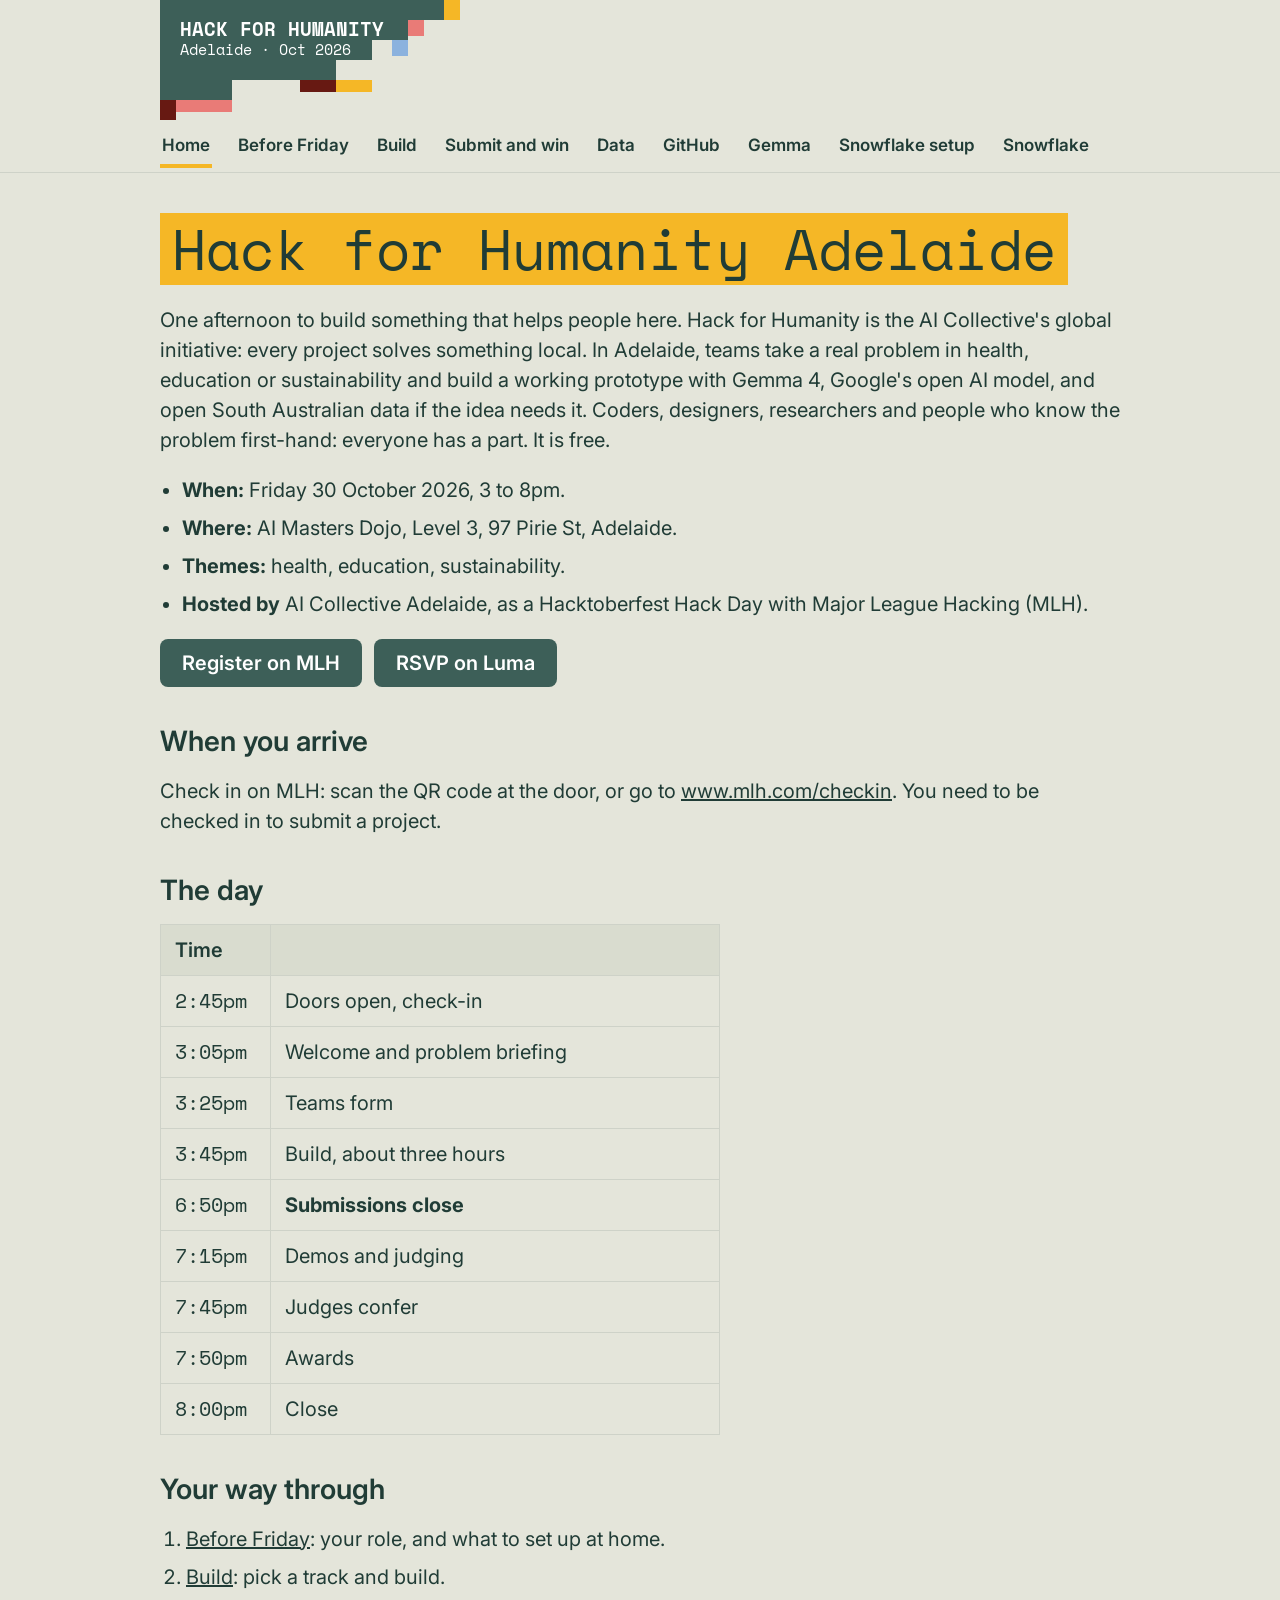
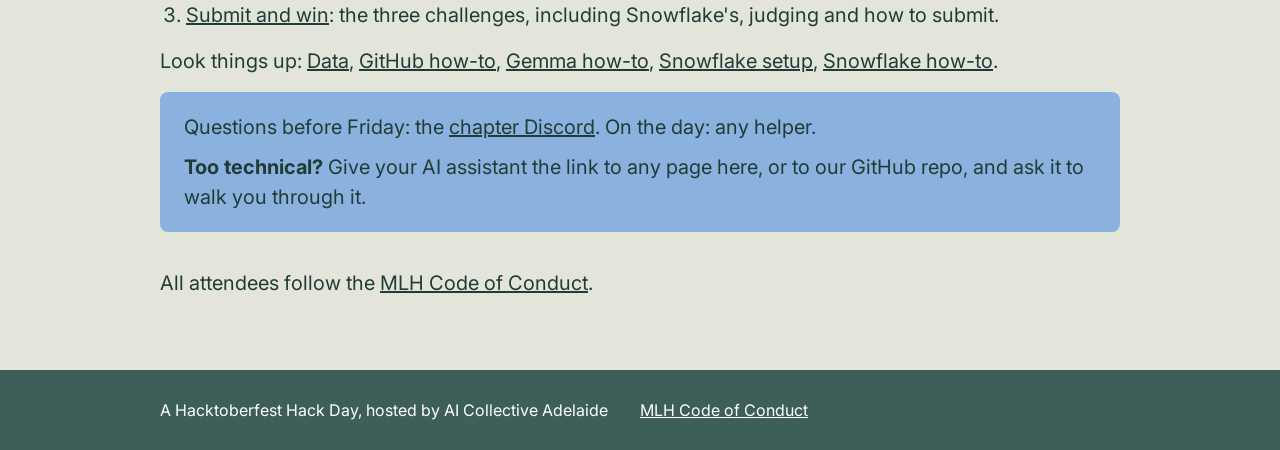
<file: index.html>
<!doctype html>
<html lang="en-AU">
<head>
<meta charset="utf-8">
<meta name="viewport" content="width=device-width, initial-scale=1">
<title>Hack for Humanity Adelaide: home</title>
<link rel="preconnect" href="https://fonts.googleapis.com">
<link rel="preconnect" href="https://fonts.gstatic.com" crossorigin>
<link rel="stylesheet" href="https://fonts.googleapis.com/css2?family=Inter:wght@400;600;700&amp;family=Space+Mono:wght@400;700&amp;display=swap">
<link rel="stylesheet" href="site.css?v=27e9b44441">
</head>
<body>
<a class="skip" href="#main">Skip to content</a>
<header class="site-header">
<div class="wrap">
<a class="logo" href="index.html" aria-label="Hack for Humanity Adelaide, home">
<svg viewBox="0 0 300 120" width="100%" aria-hidden="true" xmlns="http://www.w3.org/2000/svg">
<polygon points="0,0 284,0 284,20 248,20 248,40 212,40 212,60 176,60 176,80 72,80 72,100 0,100" fill="#3d5f58"></polygon>
<rect x="284" y="0" width="16" height="20" fill="#f5b726"></rect>
<rect x="248" y="20" width="16" height="16" fill="#e97b77"></rect>
<rect x="232" y="40" width="16" height="16" fill="#8bb2de"></rect>
<rect x="176" y="80" width="36" height="12" fill="#f5b726"></rect>
<rect x="140" y="80" width="36" height="12" fill="#671912"></rect>
<rect x="16" y="100" width="56" height="12" fill="#e97b77"></rect>
<rect x="0" y="100" width="16" height="20" fill="#671912"></rect>
<text x="20" y="36" fill="#ffffff" font-family="'Space Mono', monospace" font-size="19" font-weight="700">HACK FOR HUMANITY</text>
<text x="20" y="55" fill="#ffffff" font-family="'Space Mono', monospace" font-size="15">Adelaide · Oct 2026</text>
</svg>
</a>
<nav class="site-nav" aria-label="Pages">
<ul>
<li><a href="index.html" aria-current="page">Home</a></li>
<li><a href="before-friday.html">Before Friday</a></li>
<li><a href="build.html">Build</a></li>
<li><a href="submit.html">Submit and win</a></li>
<li><a href="data.html">Data</a></li>
<li><a href="github.html">GitHub</a></li>
<li><a href="gemma.html">Gemma</a></li>
<li><a href="snowflake-setup.html">Snowflake setup</a></li>
<li><a href="snowflake.html">Snowflake</a></li>
</ul>
</nav>
</div>
</header>
<main id="main" class="page wrap">
<section class="intro">
<h1>Hack for Humanity Adelaide</h1>
<p class="lead">One afternoon to build something that helps people here. Hack for Humanity is the AI Collective's global initiative: every project solves something local. In Adelaide, teams take a real problem in health, education or sustainability and build a working prototype with Gemma 4, Google's open AI model, and open South Australian data if the idea needs it. Coders, designers, researchers and people who know the problem first-hand: everyone has a part. It is free.</p>
<ul>
<li><strong>When:</strong> Friday 30 October 2026, 3 to 8pm.</li>
<li><strong>Where:</strong> AI Masters Dojo, Level 3, 97 Pirie St, Adelaide.</li>
<li><strong>Themes:</strong> health, education, sustainability.</li>
<li><strong>Hosted by</strong> AI Collective Adelaide, as a Hacktoberfest Hack Day with Major League Hacking (MLH).</li>
</ul>
<div class="buttons">
<a class="btn" href="https://events.mlh.com/events/15286-hacktoberfest-hack-day-adelaide-x-the-ai-collective-adelaide" target="_blank" rel="noopener">Register on MLH</a>
<a class="btn" href="https://luma.com/h4h-adelaide" target="_blank" rel="noopener">RSVP on Luma</a>
</div>
</section>
<section>
<h2>When you arrive</h2>
<p>Check in on MLH: scan the QR code at the door, or go to <a href="https://www.mlh.com/checkin" target="_blank" rel="noopener">www.mlh.com/checkin</a>. You need to be checked in to submit a project.</p>
</section>
<section>
<h2>The day</h2>
<div class="table-wrap narrow">
<table>
<thead><tr><th class="col-time">Time</th><th></th></tr></thead>
<tbody>
<tr><td class="time">2:45pm</td><td>Doors open, check-in</td></tr>
<tr><td class="time">3:05pm</td><td>Welcome and problem briefing</td></tr>
<tr><td class="time">3:25pm</td><td>Teams form</td></tr>
<tr><td class="time">3:45pm</td><td>Build, about three hours</td></tr>
<tr><td class="time">6:50pm</td><td><strong>Submissions close</strong></td></tr>
<tr><td class="time">7:15pm</td><td>Demos and judging</td></tr>
<tr><td class="time">7:45pm</td><td>Judges confer</td></tr>
<tr><td class="time">7:50pm</td><td>Awards</td></tr>
<tr><td class="time">8:00pm</td><td>Close</td></tr>
</tbody>
</table>
</div>
</section>
<section>
<h2>Your way through</h2>
<ol>
<li><a href="before-friday.html">Before Friday</a>: your role, and what to set up at home.</li>
<li><a href="build.html">Build</a>: pick a track and build.</li>
<li><a href="submit.html">Submit and win</a>: the three challenges, including Snowflake's, judging and how to submit.</li>
</ol>
<p>Look things up: <a href="data.html">Data</a>, <a href="github.html">GitHub how-to</a>, <a href="gemma.html">Gemma how-to</a>, <a href="snowflake-setup.html">Snowflake setup</a>, <a href="snowflake.html">Snowflake how-to</a>.</p>
<div class="note">
<p>Questions before Friday: the <a href="https://discord.gg/jDrSg56VJ" target="_blank" rel="noopener">chapter Discord</a>. On the day: any helper.</p>
<p><strong>Too technical?</strong> Give your AI assistant the link to any page here, or to our GitHub repo, and ask it to walk you through it.</p>
</div>
</section>
<p>All attendees follow the <a href="https://github.com/MLH/mlh-policies/blob/main/code-of-conduct.md" target="_blank" rel="noopener">MLH Code of Conduct</a>.</p>
</main>
<footer class="site-footer">
<div class="wrap">
<span>A Hacktoberfest Hack Day, hosted by AI Collective Adelaide</span>
<a href="https://github.com/MLH/mlh-policies/blob/main/code-of-conduct.md" target="_blank" rel="noopener">MLH Code of Conduct</a>
</div>
</footer>
</body>
</html>
</file>
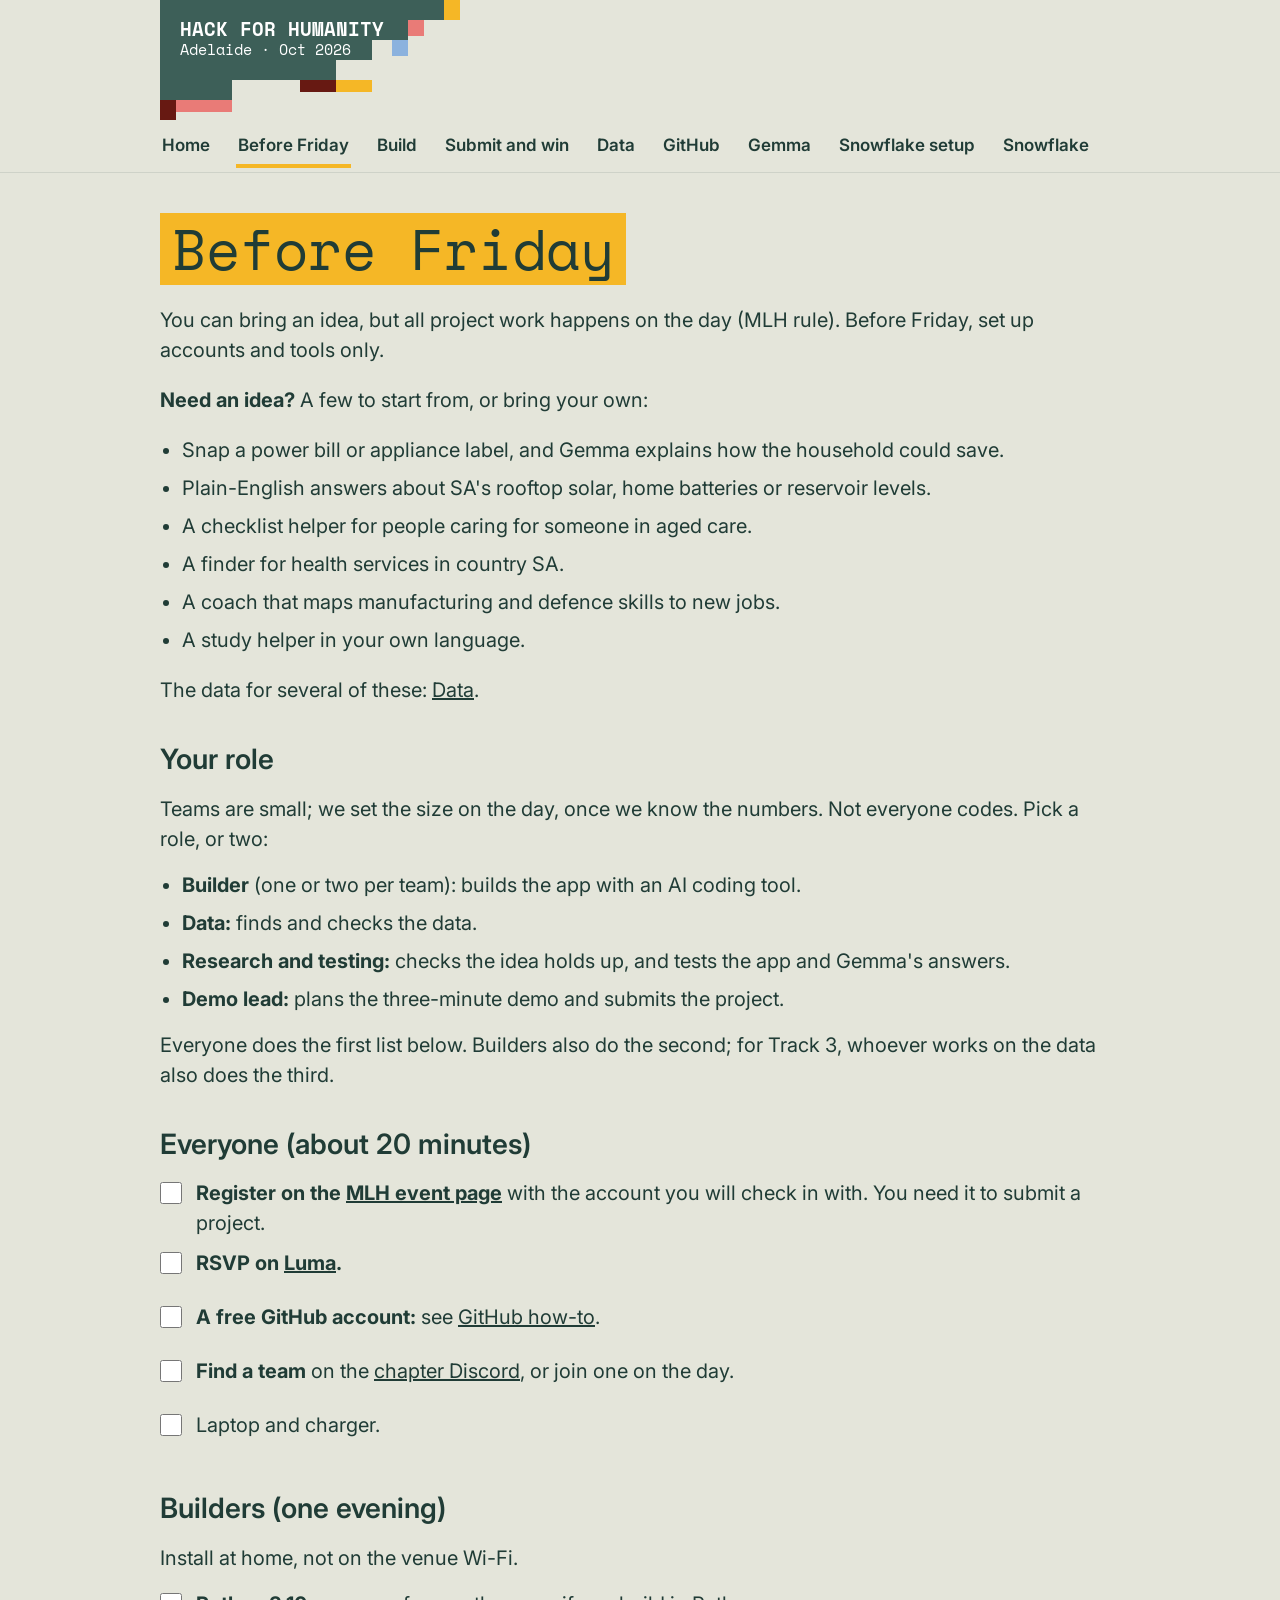
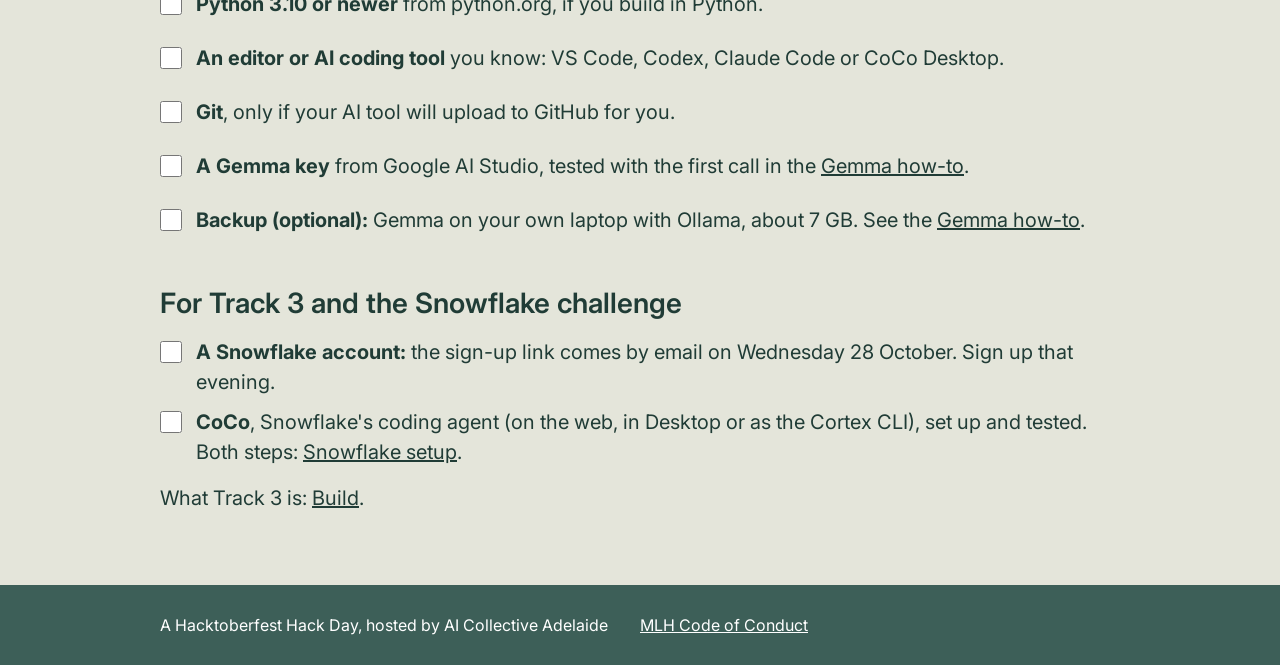
<file: before-friday.html>
<!doctype html>
<html lang="en-AU">
<head>
<meta charset="utf-8">
<meta name="viewport" content="width=device-width, initial-scale=1">
<title>Hack for Humanity Adelaide: before Friday</title>
<link rel="preconnect" href="https://fonts.googleapis.com">
<link rel="preconnect" href="https://fonts.gstatic.com" crossorigin>
<link rel="stylesheet" href="https://fonts.googleapis.com/css2?family=Inter:wght@400;600;700&amp;family=Space+Mono:wght@400;700&amp;display=swap">
<link rel="stylesheet" href="site.css?v=27e9b44441">
</head>
<body>
<a class="skip" href="#main">Skip to content</a>
<header class="site-header">
<div class="wrap">
<a class="logo" href="index.html" aria-label="Hack for Humanity Adelaide, home">
<svg viewBox="0 0 300 120" width="100%" aria-hidden="true" xmlns="http://www.w3.org/2000/svg">
<polygon points="0,0 284,0 284,20 248,20 248,40 212,40 212,60 176,60 176,80 72,80 72,100 0,100" fill="#3d5f58"></polygon>
<rect x="284" y="0" width="16" height="20" fill="#f5b726"></rect>
<rect x="248" y="20" width="16" height="16" fill="#e97b77"></rect>
<rect x="232" y="40" width="16" height="16" fill="#8bb2de"></rect>
<rect x="176" y="80" width="36" height="12" fill="#f5b726"></rect>
<rect x="140" y="80" width="36" height="12" fill="#671912"></rect>
<rect x="16" y="100" width="56" height="12" fill="#e97b77"></rect>
<rect x="0" y="100" width="16" height="20" fill="#671912"></rect>
<text x="20" y="36" fill="#ffffff" font-family="'Space Mono', monospace" font-size="19" font-weight="700">HACK FOR HUMANITY</text>
<text x="20" y="55" fill="#ffffff" font-family="'Space Mono', monospace" font-size="15">Adelaide · Oct 2026</text>
</svg>
</a>
<nav class="site-nav" aria-label="Pages">
<ul>
<li><a href="index.html">Home</a></li>
<li><a href="before-friday.html" aria-current="page">Before Friday</a></li>
<li><a href="build.html">Build</a></li>
<li><a href="submit.html">Submit and win</a></li>
<li><a href="data.html">Data</a></li>
<li><a href="github.html">GitHub</a></li>
<li><a href="gemma.html">Gemma</a></li>
<li><a href="snowflake-setup.html">Snowflake setup</a></li>
<li><a href="snowflake.html">Snowflake</a></li>
</ul>
</nav>
</div>
</header>
<main id="main" class="page wrap">
<section class="intro">
<h1>Before Friday</h1>
<p class="lead">You can bring an idea, but all project work happens on the day (MLH rule). Before Friday, set up accounts and tools only.</p>
<p><strong>Need an idea?</strong> A few to start from, or bring your own:</p>
<ul>
<li>Snap a power bill or appliance label, and Gemma explains how the household could save.</li>
<li>Plain-English answers about SA's rooftop solar, home batteries or reservoir levels.</li>
<li>A checklist helper for people caring for someone in aged care.</li>
<li>A finder for health services in country SA.</li>
<li>A coach that maps manufacturing and defence skills to new jobs.</li>
<li>A study helper in your own language.</li>
</ul>
<p>The data for several of these: <a href="data.html">Data</a>.</p>
</section>
<section>
<h2>Your role</h2>
<p>Teams are small; we set the size on the day, once we know the numbers. Not everyone codes. Pick a role, or two:</p>
<ul>
<li><strong>Builder</strong> (one or two per team): builds the app with an AI coding tool.</li>
<li><strong>Data:</strong> finds and checks the data.</li>
<li><strong>Research and testing:</strong> checks the idea holds up, and tests the app and Gemma's answers.</li>
<li><strong>Demo lead:</strong> plans the three-minute demo and submits the project.</li>
</ul>
<p>Everyone does the first list below. Builders also do the second; for Track 3, whoever works on the data also does the third.</p>
</section>
<section>
<h2>Everyone (about 20 minutes)</h2>
<div class="checklist">
<label class="check"><input type="checkbox"><span><strong>Register on the <a href="https://events.mlh.com/events/15286-hacktoberfest-hack-day-adelaide-x-the-ai-collective-adelaide" target="_blank" rel="noopener">MLH event page</a></strong> with the account you will check in with. You need it to submit a project.</span></label>
<label class="check"><input type="checkbox"><span><strong>RSVP on <a href="https://luma.com/h4h-adelaide" target="_blank" rel="noopener">Luma</a>.</strong></span></label>
<label class="check"><input type="checkbox"><span><strong>A free GitHub account:</strong> see <a href="github.html">GitHub how-to</a>.</span></label>
<label class="check"><input type="checkbox"><span><strong>Find a team</strong> on the <a href="https://discord.gg/jDrSg56VJ" target="_blank" rel="noopener">chapter Discord</a>, or join one on the day.</span></label>
<label class="check"><input type="checkbox"><span>Laptop and charger.</span></label>
</div>
</section>
<section>
<h2>Builders (one evening)</h2>
<p>Install at home, not on the venue Wi-Fi.</p>
<div class="checklist">
<label class="check"><input type="checkbox"><span><strong>Python 3.10 or newer</strong> from python.org, if you build in Python.</span></label>
<label class="check"><input type="checkbox"><span><strong>An editor or AI coding tool</strong> you know: VS Code, Codex, Claude Code or CoCo Desktop.</span></label>
<label class="check"><input type="checkbox"><span><strong>Git</strong>, only if your AI tool will upload to GitHub for you.</span></label>
<label class="check"><input type="checkbox"><span><strong>A Gemma key</strong> from Google AI Studio, tested with the first call in the <a href="gemma.html">Gemma how-to</a>.</span></label>
<label class="check"><input type="checkbox"><span><strong>Backup (optional):</strong> Gemma on your own laptop with Ollama, about 7 GB. See the <a href="gemma.html">Gemma how-to</a>.</span></label>
</div>
</section>
<section>
<h2>For Track 3 and the Snowflake challenge</h2>
<div class="checklist">
<label class="check"><input type="checkbox"><span><strong>A Snowflake account:</strong> the sign-up link comes by email on Wednesday 28 October. Sign up that evening.</span></label>
<label class="check"><input type="checkbox"><span><strong>CoCo</strong>, Snowflake's coding agent (on the web, in Desktop or as the Cortex CLI), set up and tested. Both steps: <a href="snowflake-setup.html">Snowflake setup</a>.</span></label>
</div>
<p>What Track 3 is: <a href="build.html">Build</a>.</p>
</section>
</main>
<footer class="site-footer">
<div class="wrap">
<span>A Hacktoberfest Hack Day, hosted by AI Collective Adelaide</span>
<a href="https://github.com/MLH/mlh-policies/blob/main/code-of-conduct.md" target="_blank" rel="noopener">MLH Code of Conduct</a>
</div>
</footer>
</body>
</html>
</file>
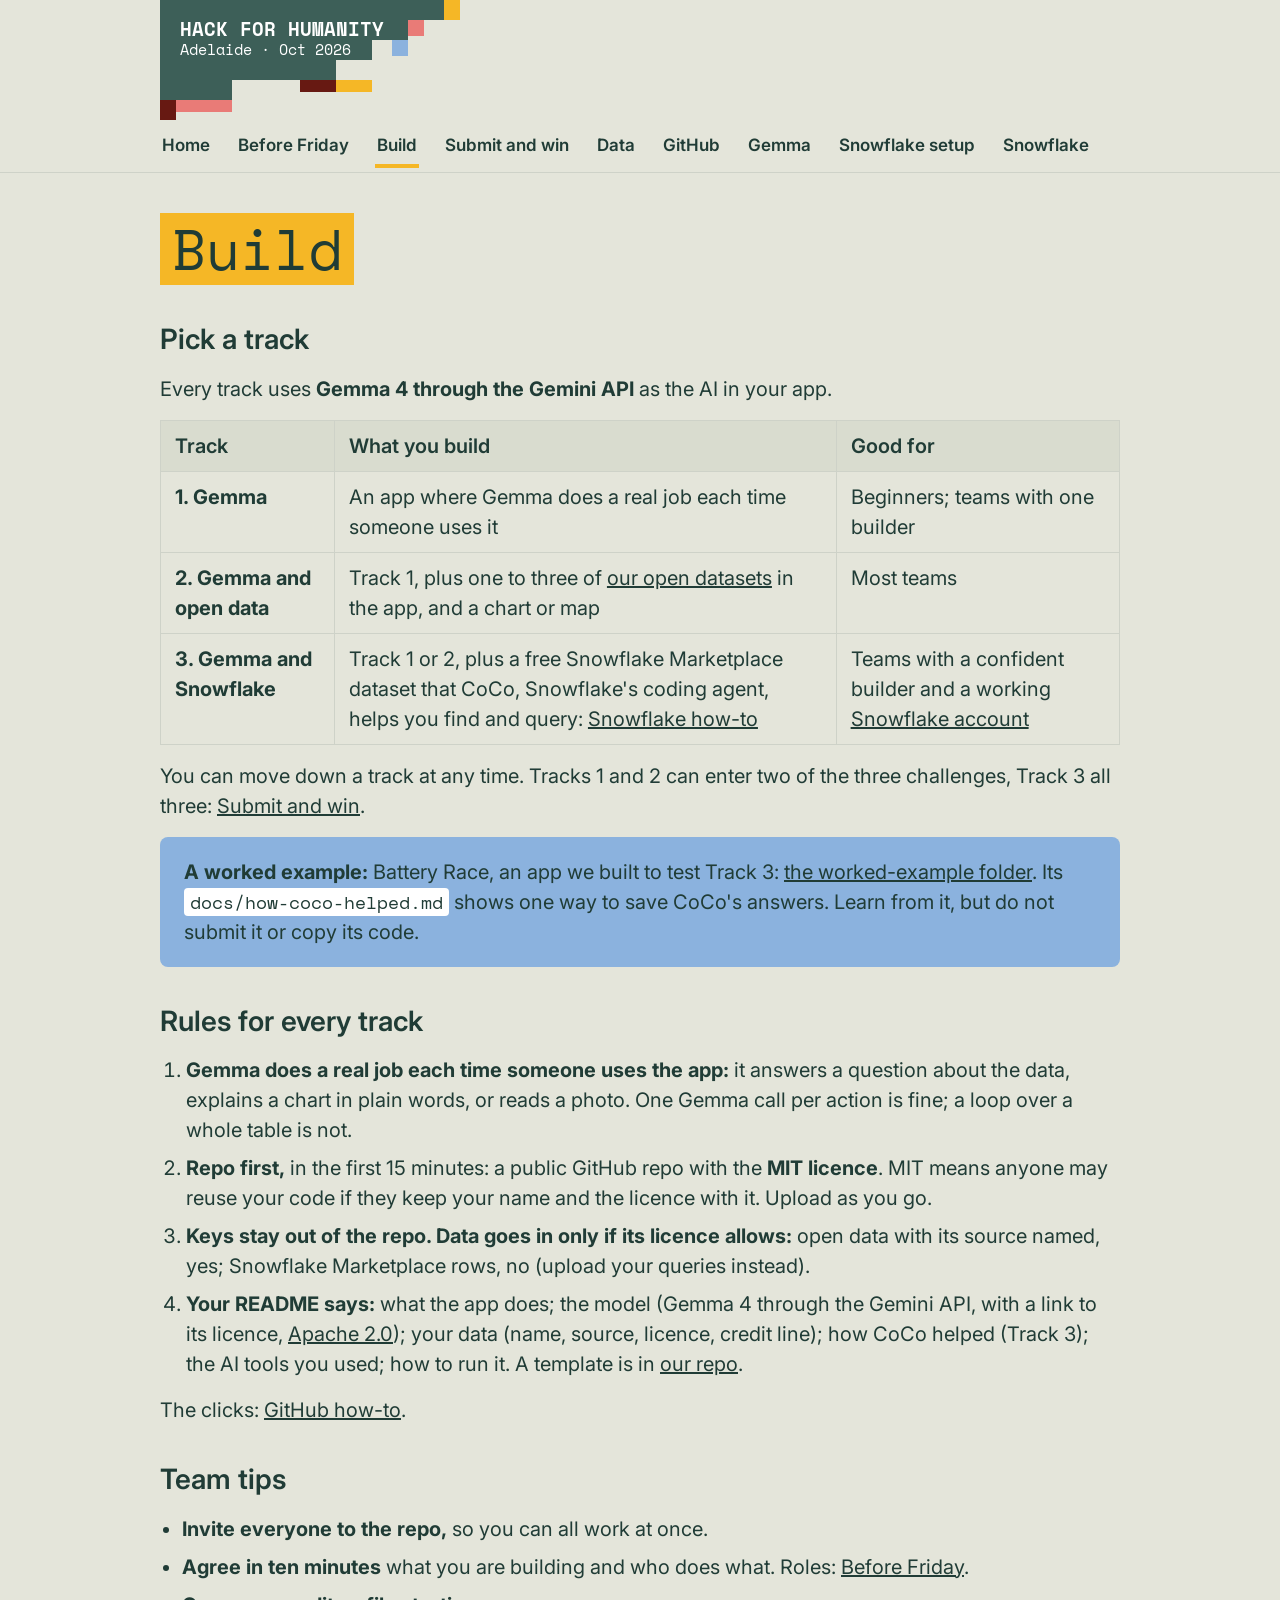
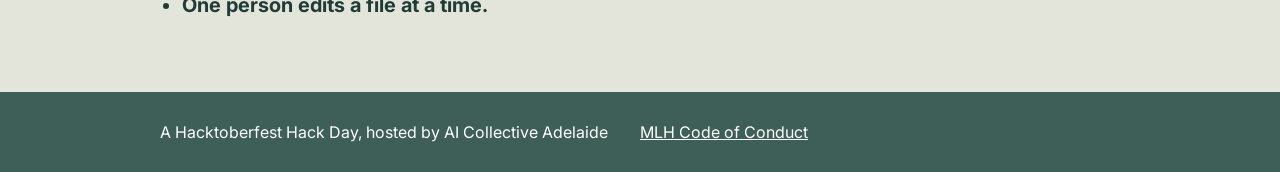
<file: build.html>
<!doctype html>
<html lang="en-AU">
<head>
<meta charset="utf-8">
<meta name="viewport" content="width=device-width, initial-scale=1">
<title>Hack for Humanity Adelaide: build</title>
<link rel="preconnect" href="https://fonts.googleapis.com">
<link rel="preconnect" href="https://fonts.gstatic.com" crossorigin>
<link rel="stylesheet" href="https://fonts.googleapis.com/css2?family=Inter:wght@400;600;700&amp;family=Space+Mono:wght@400;700&amp;display=swap">
<link rel="stylesheet" href="site.css?v=27e9b44441">
</head>
<body>
<a class="skip" href="#main">Skip to content</a>
<header class="site-header">
<div class="wrap">
<a class="logo" href="index.html" aria-label="Hack for Humanity Adelaide, home">
<svg viewBox="0 0 300 120" width="100%" aria-hidden="true" xmlns="http://www.w3.org/2000/svg">
<polygon points="0,0 284,0 284,20 248,20 248,40 212,40 212,60 176,60 176,80 72,80 72,100 0,100" fill="#3d5f58"></polygon>
<rect x="284" y="0" width="16" height="20" fill="#f5b726"></rect>
<rect x="248" y="20" width="16" height="16" fill="#e97b77"></rect>
<rect x="232" y="40" width="16" height="16" fill="#8bb2de"></rect>
<rect x="176" y="80" width="36" height="12" fill="#f5b726"></rect>
<rect x="140" y="80" width="36" height="12" fill="#671912"></rect>
<rect x="16" y="100" width="56" height="12" fill="#e97b77"></rect>
<rect x="0" y="100" width="16" height="20" fill="#671912"></rect>
<text x="20" y="36" fill="#ffffff" font-family="'Space Mono', monospace" font-size="19" font-weight="700">HACK FOR HUMANITY</text>
<text x="20" y="55" fill="#ffffff" font-family="'Space Mono', monospace" font-size="15">Adelaide · Oct 2026</text>
</svg>
</a>
<nav class="site-nav" aria-label="Pages">
<ul>
<li><a href="index.html">Home</a></li>
<li><a href="before-friday.html">Before Friday</a></li>
<li><a href="build.html" aria-current="page">Build</a></li>
<li><a href="submit.html">Submit and win</a></li>
<li><a href="data.html">Data</a></li>
<li><a href="github.html">GitHub</a></li>
<li><a href="gemma.html">Gemma</a></li>
<li><a href="snowflake-setup.html">Snowflake setup</a></li>
<li><a href="snowflake.html">Snowflake</a></li>
</ul>
</nav>
</div>
</header>
<main id="main" class="page wrap">
<h1>Build</h1>
<section>
<h2>Pick a track</h2>
<p>Every track uses <strong>Gemma 4 through the Gemini API</strong> as the AI in your app.</p>
<div class="table-wrap">
<table class="stack">
<thead><tr><th>Track</th><th>What you build</th><th>Good for</th></tr></thead>
<tbody>
<tr><td data-label="Track"><strong>1. Gemma</strong></td><td data-label="What you build">An app where Gemma does a real job each time someone uses it</td><td data-label="Good for">Beginners; teams with one builder</td></tr>
<tr><td data-label="Track"><strong>2. Gemma and open data</strong></td><td data-label="What you build">Track 1, plus one to three of <a href="data.html">our open datasets</a> in the app, and a chart or map</td><td data-label="Good for">Most teams</td></tr>
<tr><td data-label="Track"><strong>3. Gemma and Snowflake</strong></td><td data-label="What you build">Track 1 or 2, plus a free Snowflake Marketplace dataset that CoCo, Snowflake's coding agent, helps you find and query: <a href="snowflake.html">Snowflake how-to</a></td><td data-label="Good for">Teams with a confident builder and a working <a href="snowflake-setup.html">Snowflake account</a></td></tr>
</tbody>
</table>
</div>
<p>You can move down a track at any time. Tracks 1 and 2 can enter two of the three challenges, Track 3 all three: <a href="submit.html">Submit and win</a>.</p>
<div class="note">
<p><strong>A worked example:</strong> Battery Race, an app we built to test Track 3: <a href="https://github.com/klimhawk/h4h-adelaide-2026/tree/main/worked-example" target="_blank" rel="noopener">the worked-example folder</a>. Its <code>docs/how-coco-helped.md</code> shows one way to save CoCo's answers. Learn from it, but do not submit it or copy its code.</p>
</div>
</section>
<section>
<h2>Rules for every track</h2>
<ol>
<li><strong>Gemma does a real job each time someone uses the app:</strong> it answers a question about the data, explains a chart in plain words, or reads a photo. One Gemma call per action is fine; a loop over a whole table is not.</li>
<li><strong>Repo first,</strong> in the first 15 minutes: a public GitHub repo with the <strong>MIT licence</strong>. MIT means anyone may reuse your code if they keep your name and the licence with it. Upload as you go.</li>
<li><strong>Keys stay out of the repo. Data goes in only if its licence allows:</strong> open data with its source named, yes; Snowflake Marketplace rows, no (upload your queries instead).</li>
<li><strong>Your README says:</strong> what the app does; the model (Gemma 4 through the Gemini API, with a link to its licence, <a href="https://ai.google.dev/gemma/apache_2" target="_blank" rel="noopener">Apache 2.0</a>); your data (name, source, licence, credit line); how CoCo helped (Track 3); the AI tools you used; how to run it. A template is in <a href="https://github.com/klimhawk/h4h-adelaide-2026/blob/main/starter/README-template.md" target="_blank" rel="noopener">our repo</a>.</li>
</ol>
<p>The clicks: <a href="github.html">GitHub how-to</a>.</p>
</section>
<section>
<h2>Team tips</h2>
<ul>
<li><strong>Invite everyone to the repo,</strong> so you can all work at once.</li>
<li><strong>Agree in ten minutes</strong> what you are building and who does what. Roles: <a href="before-friday.html">Before Friday</a>.</li>
<li><strong>One person edits a file at a time.</strong></li>
</ul>
</section>
</main>
<footer class="site-footer">
<div class="wrap">
<span>A Hacktoberfest Hack Day, hosted by AI Collective Adelaide</span>
<a href="https://github.com/MLH/mlh-policies/blob/main/code-of-conduct.md" target="_blank" rel="noopener">MLH Code of Conduct</a>
</div>
</footer>
</body>
</html>
</file>
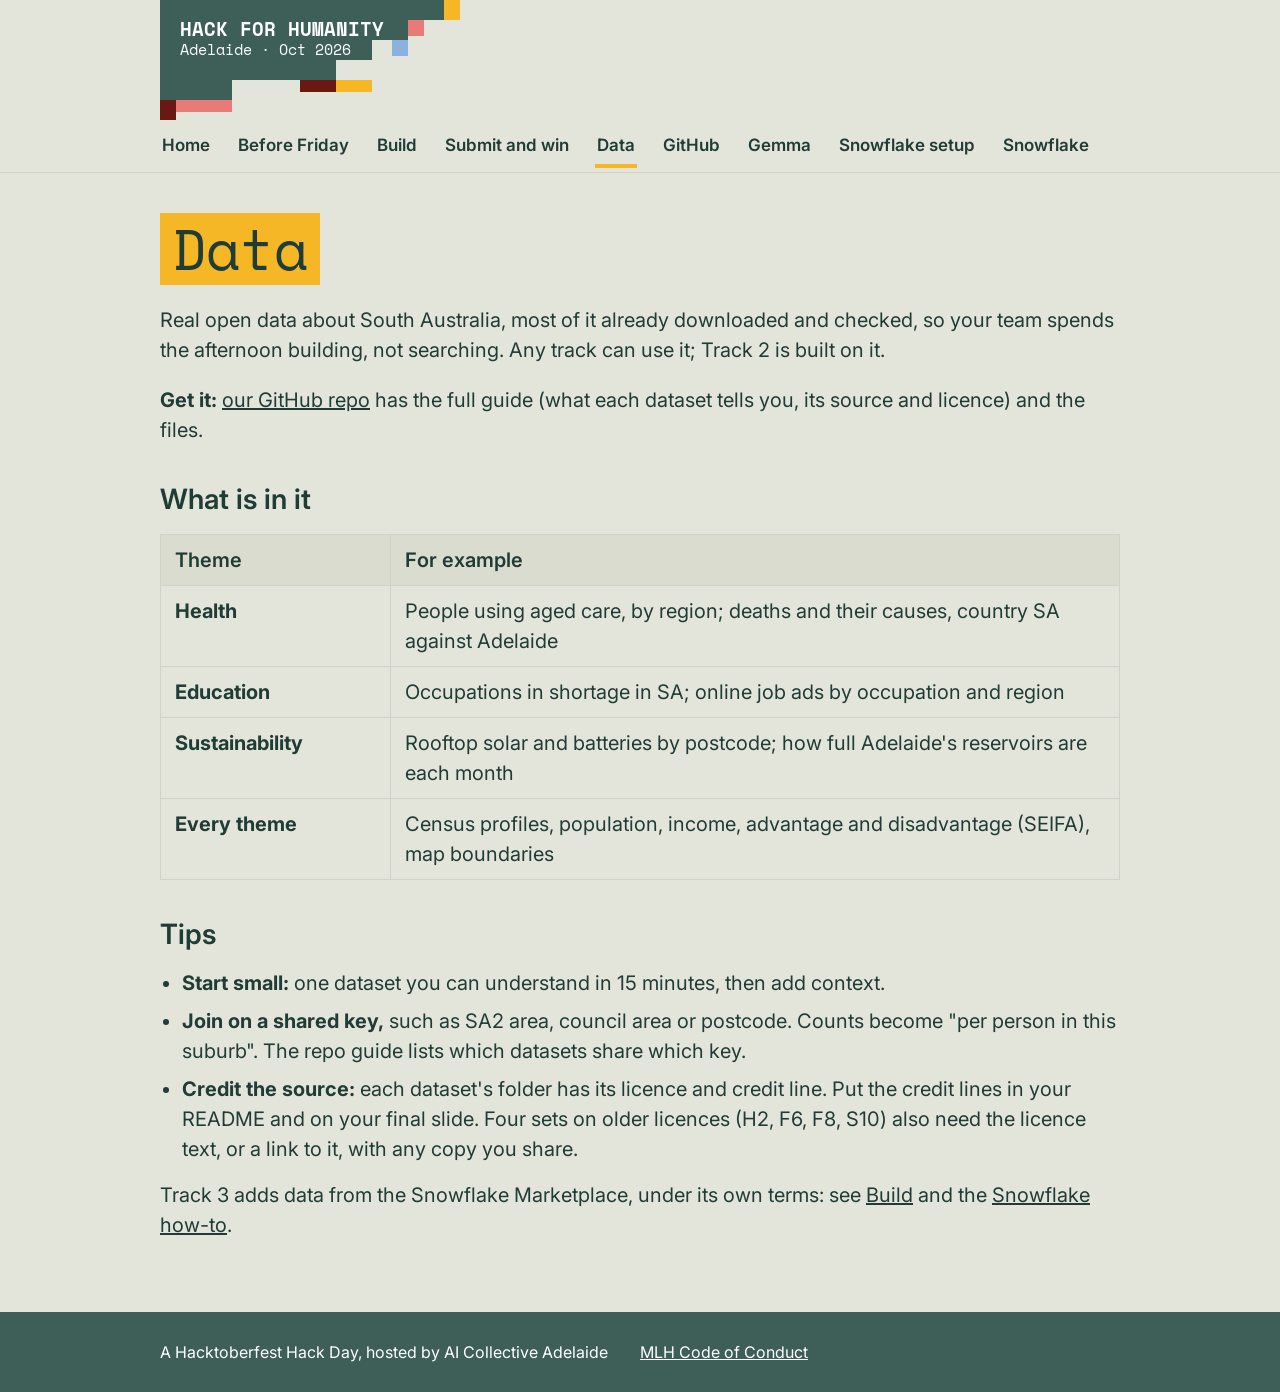
<file: data.html>
<!doctype html>
<html lang="en-AU">
<head>
<meta charset="utf-8">
<meta name="viewport" content="width=device-width, initial-scale=1">
<title>Hack for Humanity Adelaide: data</title>
<link rel="preconnect" href="https://fonts.googleapis.com">
<link rel="preconnect" href="https://fonts.gstatic.com" crossorigin>
<link rel="stylesheet" href="https://fonts.googleapis.com/css2?family=Inter:wght@400;600;700&amp;family=Space+Mono:wght@400;700&amp;display=swap">
<link rel="stylesheet" href="site.css?v=27e9b44441">
</head>
<body>
<a class="skip" href="#main">Skip to content</a>
<header class="site-header">
<div class="wrap">
<a class="logo" href="index.html" aria-label="Hack for Humanity Adelaide, home">
<svg viewBox="0 0 300 120" width="100%" aria-hidden="true" xmlns="http://www.w3.org/2000/svg">
<polygon points="0,0 284,0 284,20 248,20 248,40 212,40 212,60 176,60 176,80 72,80 72,100 0,100" fill="#3d5f58"></polygon>
<rect x="284" y="0" width="16" height="20" fill="#f5b726"></rect>
<rect x="248" y="20" width="16" height="16" fill="#e97b77"></rect>
<rect x="232" y="40" width="16" height="16" fill="#8bb2de"></rect>
<rect x="176" y="80" width="36" height="12" fill="#f5b726"></rect>
<rect x="140" y="80" width="36" height="12" fill="#671912"></rect>
<rect x="16" y="100" width="56" height="12" fill="#e97b77"></rect>
<rect x="0" y="100" width="16" height="20" fill="#671912"></rect>
<text x="20" y="36" fill="#ffffff" font-family="'Space Mono', monospace" font-size="19" font-weight="700">HACK FOR HUMANITY</text>
<text x="20" y="55" fill="#ffffff" font-family="'Space Mono', monospace" font-size="15">Adelaide · Oct 2026</text>
</svg>
</a>
<nav class="site-nav" aria-label="Pages">
<ul>
<li><a href="index.html">Home</a></li>
<li><a href="before-friday.html">Before Friday</a></li>
<li><a href="build.html">Build</a></li>
<li><a href="submit.html">Submit and win</a></li>
<li><a href="data.html" aria-current="page">Data</a></li>
<li><a href="github.html">GitHub</a></li>
<li><a href="gemma.html">Gemma</a></li>
<li><a href="snowflake-setup.html">Snowflake setup</a></li>
<li><a href="snowflake.html">Snowflake</a></li>
</ul>
</nav>
</div>
</header>
<main id="main" class="page wrap">
<section class="intro">
<h1>Data</h1>
<p class="lead">Real open data about South Australia, most of it already downloaded and checked, so your team spends the afternoon building, not searching. Any track can use it; Track 2 is built on it.</p>
<p><strong>Get it:</strong> <a href="https://github.com/klimhawk/h4h-adelaide-2026/tree/main/data" target="_blank" rel="noopener">our GitHub repo</a> has the full guide (what each dataset tells you, its source and licence) and the files.</p>
</section>
<section>
<h2>What is in it</h2>
<div class="table-wrap">
<table>
<thead><tr><th class="col-theme">Theme</th><th>For example</th></tr></thead>
<tbody>
<tr><td><strong>Health</strong></td><td>People using aged care, by region; deaths and their causes, country SA against Adelaide</td></tr>
<tr><td><strong>Education</strong></td><td>Occupations in shortage in SA; online job ads by occupation and region</td></tr>
<tr><td><strong>Sustainability</strong></td><td>Rooftop solar and batteries by postcode; how full Adelaide's reservoirs are each month</td></tr>
<tr><td><strong>Every theme</strong></td><td>Census profiles, population, income, advantage and disadvantage (SEIFA), map boundaries</td></tr>
</tbody>
</table>
</div>
</section>
<section>
<h2>Tips</h2>
<ul>
<li><strong>Start small:</strong> one dataset you can understand in 15 minutes, then add context.</li>
<li><strong>Join on a shared key,</strong> such as SA2 area, council area or postcode. Counts become "per person in this suburb". The repo guide lists which datasets share which key.</li>
<li><strong>Credit the source:</strong> each dataset's folder has its licence and credit line. Put the credit lines in your README and on your final slide. Four sets on older licences (H2, F6, F8, S10) also need the licence text, or a link to it, with any copy you share.</li>
</ul>
<p>Track 3 adds data from the Snowflake Marketplace, under its own terms: see <a href="build.html">Build</a> and the <a href="snowflake.html">Snowflake how-to</a>.</p>
</section>
</main>
<footer class="site-footer">
<div class="wrap">
<span>A Hacktoberfest Hack Day, hosted by AI Collective Adelaide</span>
<a href="https://github.com/MLH/mlh-policies/blob/main/code-of-conduct.md" target="_blank" rel="noopener">MLH Code of Conduct</a>
</div>
</footer>
</body>
</html>
</file>
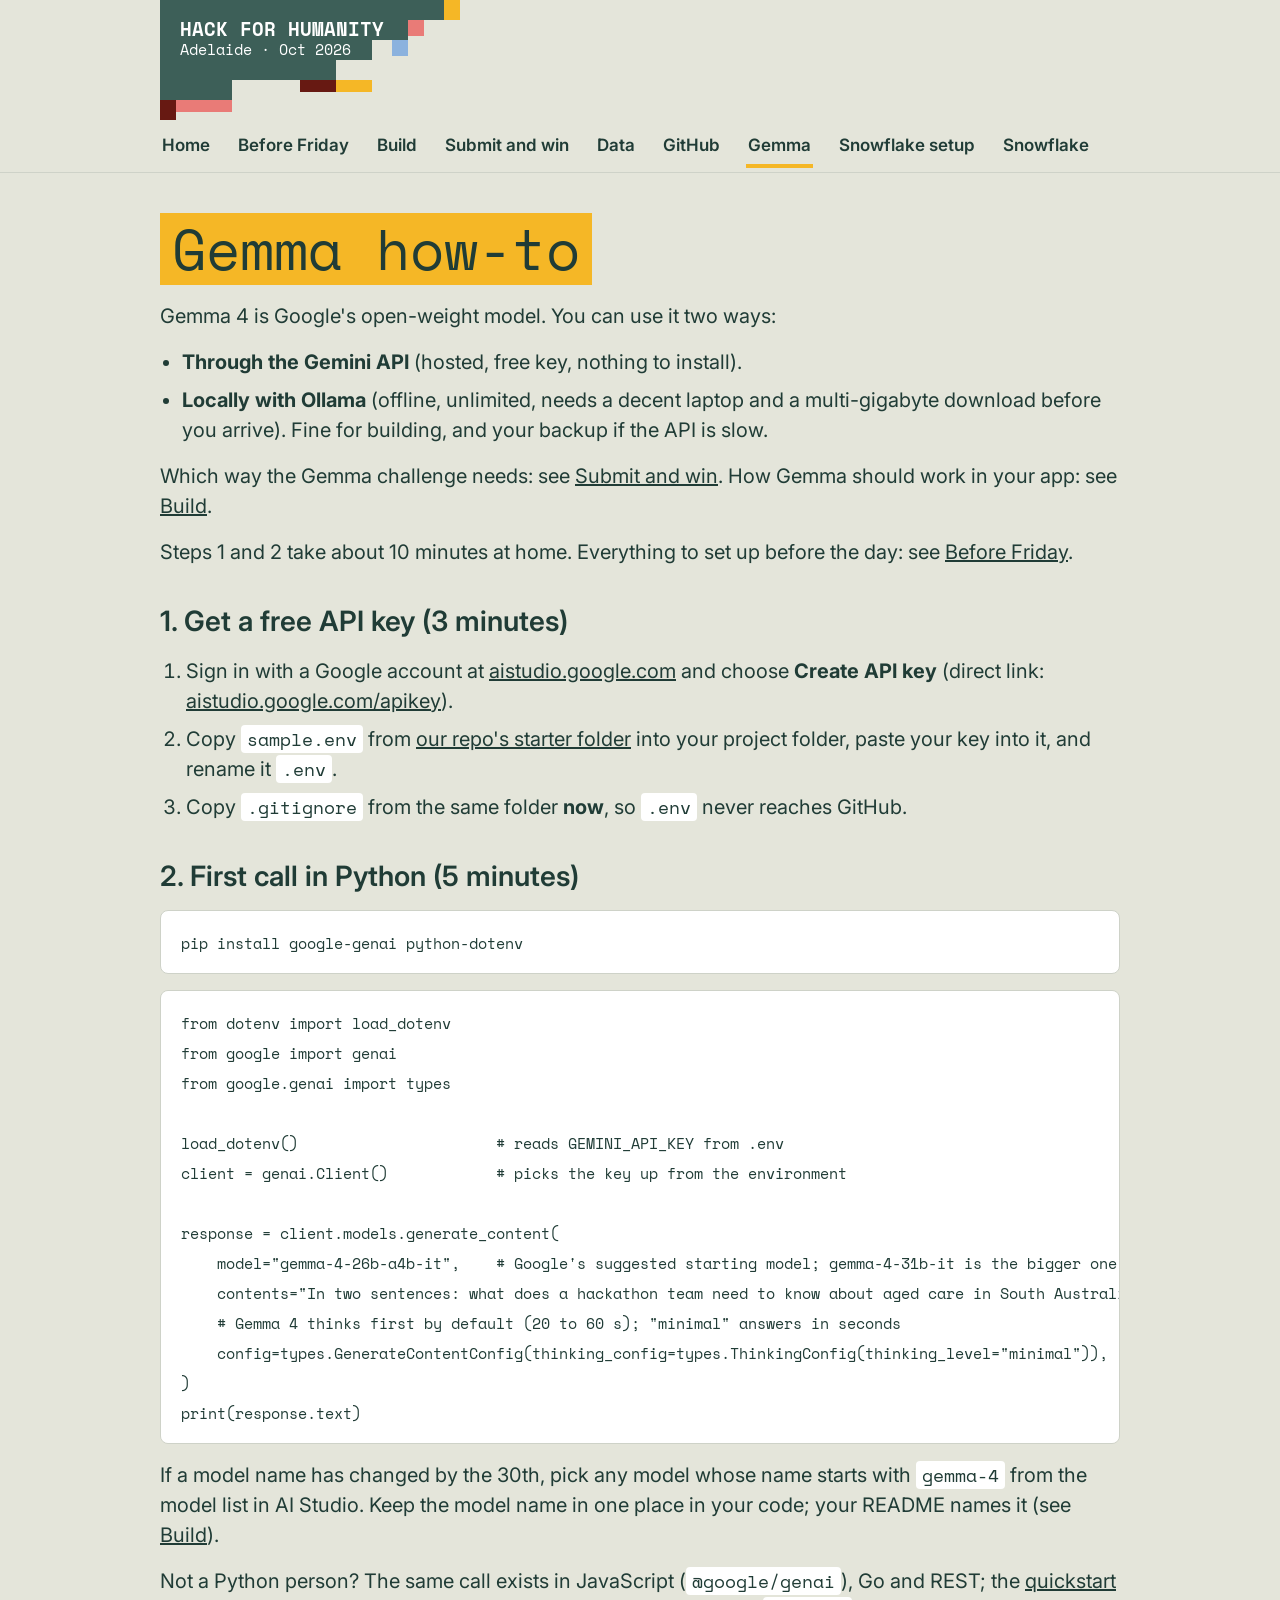
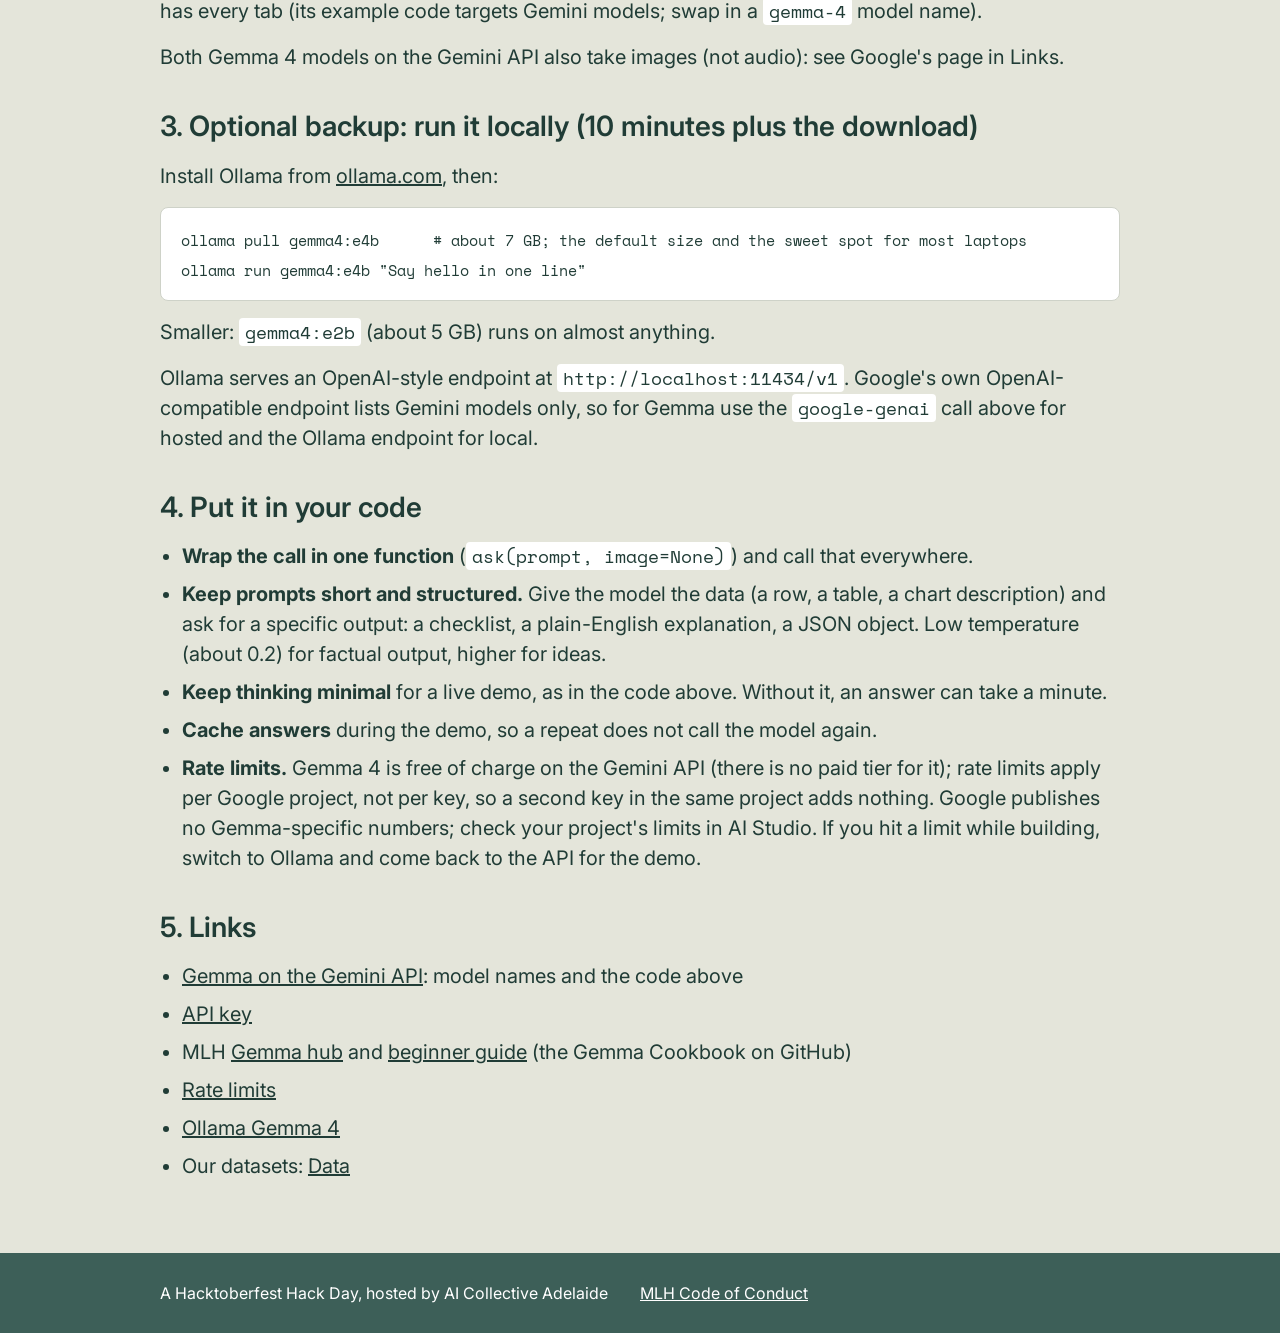
<file: gemma.html>
<!doctype html>
<html lang="en-AU">
<head>
<meta charset="utf-8">
<meta name="viewport" content="width=device-width, initial-scale=1">
<title>Hack for Humanity Adelaide: Gemma how-to</title>
<link rel="preconnect" href="https://fonts.googleapis.com">
<link rel="preconnect" href="https://fonts.gstatic.com" crossorigin>
<link rel="stylesheet" href="https://fonts.googleapis.com/css2?family=Inter:wght@400;600;700&amp;family=Space+Mono:wght@400;700&amp;display=swap">
<link rel="stylesheet" href="site.css?v=27e9b44441">
</head>
<body>
<a class="skip" href="#main">Skip to content</a>
<header class="site-header">
<div class="wrap">
<a class="logo" href="index.html" aria-label="Hack for Humanity Adelaide, home">
<svg viewBox="0 0 300 120" width="100%" aria-hidden="true" xmlns="http://www.w3.org/2000/svg">
<polygon points="0,0 284,0 284,20 248,20 248,40 212,40 212,60 176,60 176,80 72,80 72,100 0,100" fill="#3d5f58"></polygon>
<rect x="284" y="0" width="16" height="20" fill="#f5b726"></rect>
<rect x="248" y="20" width="16" height="16" fill="#e97b77"></rect>
<rect x="232" y="40" width="16" height="16" fill="#8bb2de"></rect>
<rect x="176" y="80" width="36" height="12" fill="#f5b726"></rect>
<rect x="140" y="80" width="36" height="12" fill="#671912"></rect>
<rect x="16" y="100" width="56" height="12" fill="#e97b77"></rect>
<rect x="0" y="100" width="16" height="20" fill="#671912"></rect>
<text x="20" y="36" fill="#ffffff" font-family="'Space Mono', monospace" font-size="19" font-weight="700">HACK FOR HUMANITY</text>
<text x="20" y="55" fill="#ffffff" font-family="'Space Mono', monospace" font-size="15">Adelaide · Oct 2026</text>
</svg>
</a>
<nav class="site-nav" aria-label="Pages">
<ul>
<li><a href="index.html">Home</a></li>
<li><a href="before-friday.html">Before Friday</a></li>
<li><a href="build.html">Build</a></li>
<li><a href="submit.html">Submit and win</a></li>
<li><a href="data.html">Data</a></li>
<li><a href="github.html">GitHub</a></li>
<li><a href="gemma.html" aria-current="page">Gemma</a></li>
<li><a href="snowflake-setup.html">Snowflake setup</a></li>
<li><a href="snowflake.html">Snowflake</a></li>
</ul>
</nav>
</div>
</header>
<main id="main" class="page wrap">
<section>
<h1>Gemma how-to</h1>
<p>Gemma 4 is Google's open-weight model. You can use it two ways:</p>
<ul>
<li><strong>Through the Gemini API</strong> (hosted, free key, nothing to install).</li>
<li><strong>Locally with Ollama</strong> (offline, unlimited, needs a decent laptop and a multi-gigabyte download before you arrive). Fine for building, and your backup if the API is slow.</li>
</ul>
<p>Which way the Gemma challenge needs: see <a href="submit.html">Submit and win</a>. How Gemma should work in your app: see <a href="build.html">Build</a>.</p>
<p>Steps 1 and 2 take about 10 minutes at home. Everything to set up before the day: see <a href="before-friday.html">Before Friday</a>.</p>
</section>
<section>
<h2>1. Get a free API key (3 minutes)</h2>
<ol>
<li>Sign in with a Google account at <a href="https://aistudio.google.com" target="_blank" rel="noopener">aistudio.google.com</a> and choose <strong>Create API key</strong> (direct link: <a href="https://aistudio.google.com/apikey" target="_blank" rel="noopener">aistudio.google.com/apikey</a>).</li>
<li>Copy <code>sample.env</code> from <a href="https://github.com/klimhawk/h4h-adelaide-2026/tree/main/starter" target="_blank" rel="noopener">our repo's starter folder</a> into your project folder, paste your key into it, and rename it <code>.env</code>.</li>
<li>Copy <code>.gitignore</code> from the same folder <strong>now</strong>, so <code>.env</code> never reaches GitHub.</li>
</ol>
</section>
<section>
<h2>2. First call in Python (5 minutes)</h2>
<pre><code>pip install google-genai python-dotenv</code></pre>
<pre><code>from dotenv import load_dotenv
from google import genai
from google.genai import types

load_dotenv()                      # reads GEMINI_API_KEY from .env
client = genai.Client()            # picks the key up from the environment

response = client.models.generate_content(
    model="gemma-4-26b-a4b-it",    # Google's suggested starting model; gemma-4-31b-it is the bigger one
    contents="In two sentences: what does a hackathon team need to know about aged care in South Australia?",
    # Gemma 4 thinks first by default (20 to 60 s); "minimal" answers in seconds
    config=types.GenerateContentConfig(thinking_config=types.ThinkingConfig(thinking_level="minimal")),
)
print(response.text)</code></pre>
<p>If a model name has changed by the 30th, pick any model whose name starts with <code>gemma-4</code> from the model list in AI Studio. Keep the model name in one place in your code; your README names it (see <a href="build.html">Build</a>).</p>
<p>Not a Python person? The same call exists in JavaScript (<code>@google/genai</code>), Go and REST; the <a href="https://ai.google.dev/gemini-api/docs/quickstart" target="_blank" rel="noopener">quickstart</a> has every tab (its example code targets Gemini models; swap in a <code>gemma-4</code> model name).</p>
<p>Both Gemma 4 models on the Gemini API also take images (not audio): see Google's page in Links.</p>
</section>
<section>
<h2>3. Optional backup: run it locally (10 minutes plus the download)</h2>
<p>Install Ollama from <a href="https://ollama.com" target="_blank" rel="noopener">ollama.com</a>, then:</p>
<pre><code>ollama pull gemma4:e4b      # about 7 GB; the default size and the sweet spot for most laptops
ollama run gemma4:e4b "Say hello in one line"</code></pre>
<p>Smaller: <code>gemma4:e2b</code> (about 5 GB) runs on almost anything.</p>
<p>Ollama serves an OpenAI-style endpoint at <code>http://localhost:11434/v1</code>. Google's own OpenAI-compatible endpoint lists Gemini models only, so for Gemma use the <code>google-genai</code> call above for hosted and the Ollama endpoint for local.</p>
</section>
<section>
<h2>4. Put it in your code</h2>
<ul>
<li><strong>Wrap the call in one function</strong> (<code>ask(prompt, image=None)</code>) and call that everywhere.</li>
<li><strong>Keep prompts short and structured.</strong> Give the model the data (a row, a table, a chart description) and ask for a specific output: a checklist, a plain-English explanation, a JSON object. Low temperature (about 0.2) for factual output, higher for ideas.</li>
<li><strong>Keep thinking minimal</strong> for a live demo, as in the code above. Without it, an answer can take a minute.</li>
<li><strong>Cache answers</strong> during the demo, so a repeat does not call the model again.</li>
<li><strong>Rate limits.</strong> Gemma 4 is free of charge on the Gemini API (there is no paid tier for it); rate limits apply per Google project, not per key, so a second key in the same project adds nothing. Google publishes no Gemma-specific numbers; check your project's limits in AI Studio. If you hit a limit while building, switch to Ollama and come back to the API for the demo.</li>
</ul>
</section>
<section>
<h2>5. Links</h2>
<ul>
<li><a href="https://ai.google.dev/gemma/docs/core/gemma_on_gemini_api" target="_blank" rel="noopener">Gemma on the Gemini API</a>: model names and the code above</li>
<li><a href="https://ai.google.dev/gemini-api/docs/api-key" target="_blank" rel="noopener">API key</a></li>
<li>MLH <a href="https://mlh.link/gemma" target="_blank" rel="noopener">Gemma hub</a> and <a href="https://mlh.link/gemma-beginnerguide" target="_blank" rel="noopener">beginner guide</a> (the Gemma Cookbook on GitHub)</li>
<li><a href="https://ai.google.dev/gemini-api/docs/rate-limits" target="_blank" rel="noopener">Rate limits</a></li>
<li><a href="https://ollama.com/library/gemma4" target="_blank" rel="noopener">Ollama Gemma 4</a></li>
<li>Our datasets: <a href="data.html">Data</a></li>
</ul>
</section>
</main>
<footer class="site-footer">
<div class="wrap">
<span>A Hacktoberfest Hack Day, hosted by AI Collective Adelaide</span>
<a href="https://github.com/MLH/mlh-policies/blob/main/code-of-conduct.md" target="_blank" rel="noopener">MLH Code of Conduct</a>
</div>
</footer>
</body>
</html>
</file>
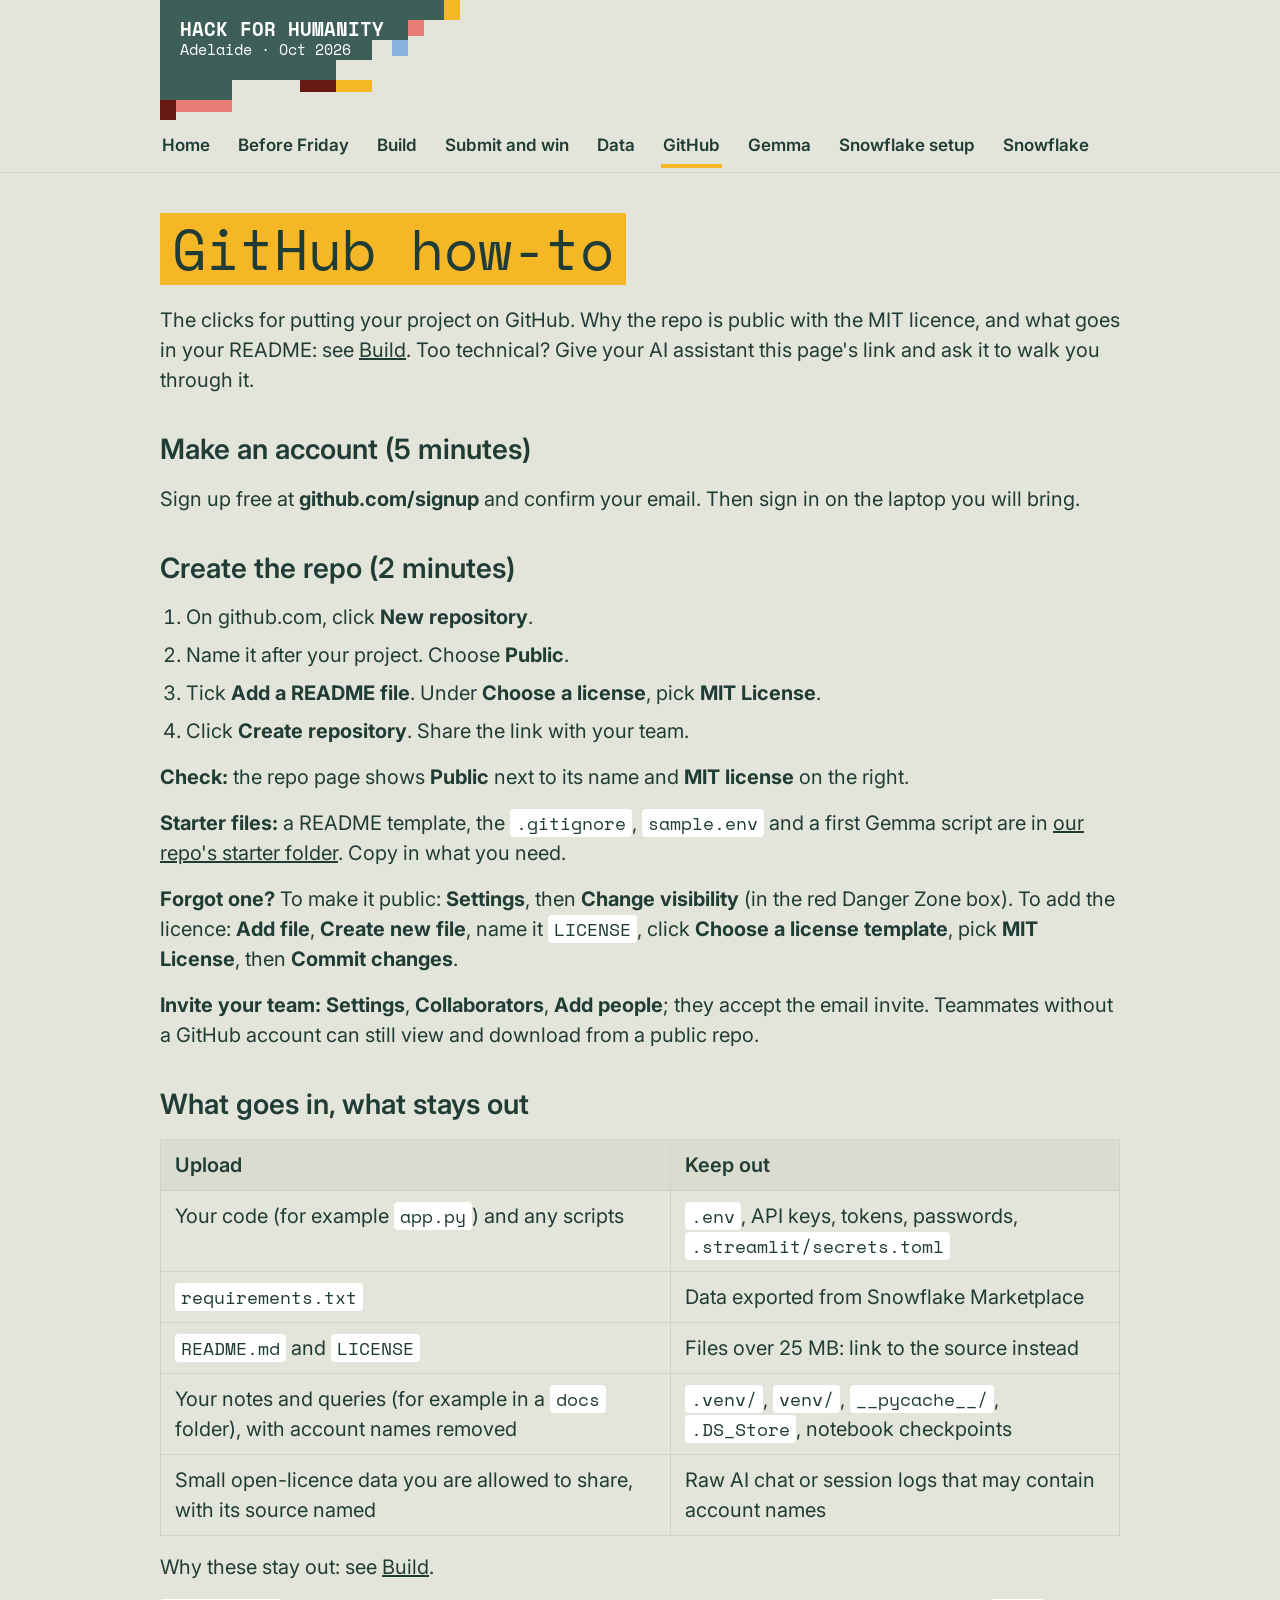
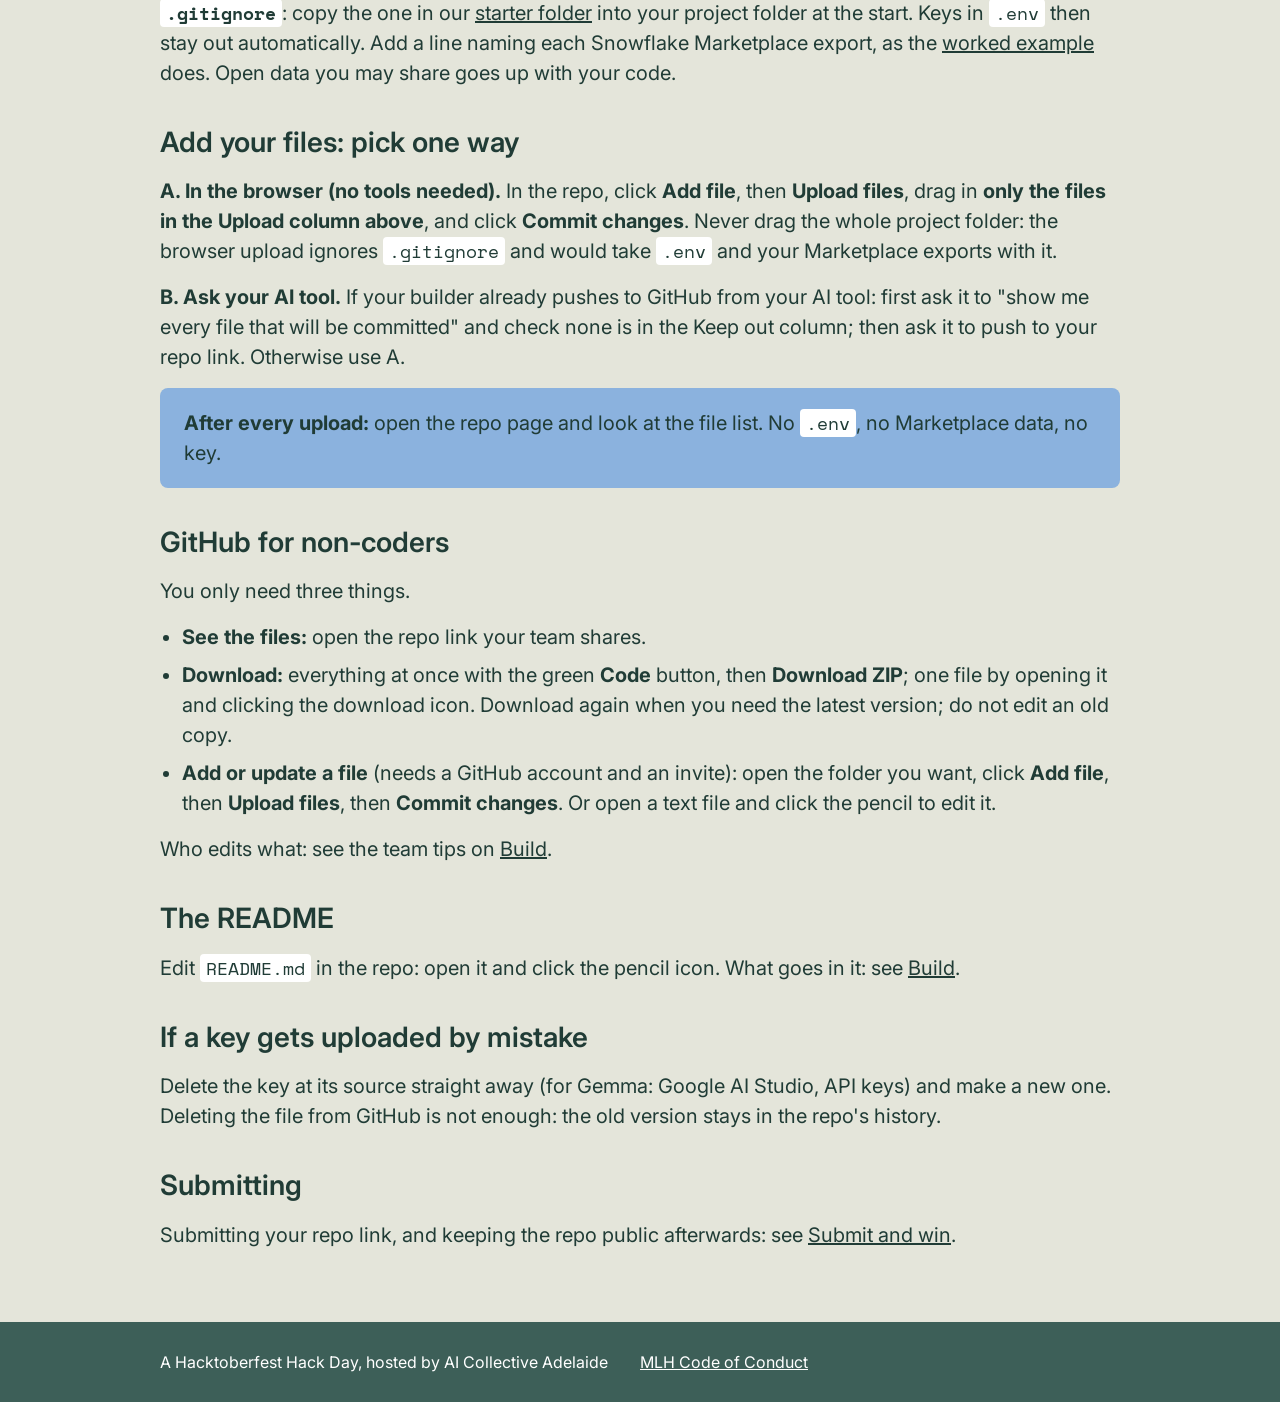
<file: github.html>
<!doctype html>
<html lang="en-AU">
<head>
<meta charset="utf-8">
<meta name="viewport" content="width=device-width, initial-scale=1">
<title>Hack for Humanity Adelaide: GitHub how-to</title>
<link rel="preconnect" href="https://fonts.googleapis.com">
<link rel="preconnect" href="https://fonts.gstatic.com" crossorigin>
<link rel="stylesheet" href="https://fonts.googleapis.com/css2?family=Inter:wght@400;600;700&amp;family=Space+Mono:wght@400;700&amp;display=swap">
<link rel="stylesheet" href="site.css?v=27e9b44441">
</head>
<body>
<a class="skip" href="#main">Skip to content</a>
<header class="site-header">
<div class="wrap">
<a class="logo" href="index.html" aria-label="Hack for Humanity Adelaide, home">
<svg viewBox="0 0 300 120" width="100%" aria-hidden="true" xmlns="http://www.w3.org/2000/svg">
<polygon points="0,0 284,0 284,20 248,20 248,40 212,40 212,60 176,60 176,80 72,80 72,100 0,100" fill="#3d5f58"></polygon>
<rect x="284" y="0" width="16" height="20" fill="#f5b726"></rect>
<rect x="248" y="20" width="16" height="16" fill="#e97b77"></rect>
<rect x="232" y="40" width="16" height="16" fill="#8bb2de"></rect>
<rect x="176" y="80" width="36" height="12" fill="#f5b726"></rect>
<rect x="140" y="80" width="36" height="12" fill="#671912"></rect>
<rect x="16" y="100" width="56" height="12" fill="#e97b77"></rect>
<rect x="0" y="100" width="16" height="20" fill="#671912"></rect>
<text x="20" y="36" fill="#ffffff" font-family="'Space Mono', monospace" font-size="19" font-weight="700">HACK FOR HUMANITY</text>
<text x="20" y="55" fill="#ffffff" font-family="'Space Mono', monospace" font-size="15">Adelaide · Oct 2026</text>
</svg>
</a>
<nav class="site-nav" aria-label="Pages">
<ul>
<li><a href="index.html">Home</a></li>
<li><a href="before-friday.html">Before Friday</a></li>
<li><a href="build.html">Build</a></li>
<li><a href="submit.html">Submit and win</a></li>
<li><a href="data.html">Data</a></li>
<li><a href="github.html" aria-current="page">GitHub</a></li>
<li><a href="gemma.html">Gemma</a></li>
<li><a href="snowflake-setup.html">Snowflake setup</a></li>
<li><a href="snowflake.html">Snowflake</a></li>
</ul>
</nav>
</div>
</header>
<main id="main" class="page wrap">
<section class="intro">
<h1>GitHub how-to</h1>
<p>The clicks for putting your project on GitHub. Why the repo is public with the MIT licence, and what goes in your README: see <a href="build.html">Build</a>. Too technical? Give your AI assistant this page's link and ask it to walk you through it.</p>
</section>
<section>
<h2>Make an account (5 minutes)</h2>
<p>Sign up free at <strong>github.com/signup</strong> and confirm your email. Then sign in on the laptop you will bring.</p>
</section>
<section>
<h2>Create the repo (2 minutes)</h2>
<ol>
<li>On github.com, click <strong>New repository</strong>.</li>
<li>Name it after your project. Choose <strong>Public</strong>.</li>
<li>Tick <strong>Add a README file</strong>. Under <strong>Choose a license</strong>, pick <strong>MIT License</strong>.</li>
<li>Click <strong>Create repository</strong>. Share the link with your team.</li>
</ol>
<p><strong>Check:</strong> the repo page shows <strong>Public</strong> next to its name and <strong>MIT license</strong> on the right.</p>
<p><strong>Starter files:</strong> a README template, the <code>.gitignore</code>, <code>sample.env</code> and a first Gemma script are in <a href="https://github.com/klimhawk/h4h-adelaide-2026/tree/main/starter" target="_blank" rel="noopener">our repo's starter folder</a>. Copy in what you need.</p>
<p><strong>Forgot one?</strong> To make it public: <strong>Settings</strong>, then <strong>Change visibility</strong> (in the red Danger Zone box). To add the licence: <strong>Add file</strong>, <strong>Create new file</strong>, name it <code>LICENSE</code>, click <strong>Choose a license template</strong>, pick <strong>MIT License</strong>, then <strong>Commit changes</strong>.</p>
<p><strong>Invite your team:</strong> <strong>Settings</strong>, <strong>Collaborators</strong>, <strong>Add people</strong>; they accept the email invite. Teammates without a GitHub account can still view and download from a public repo.</p>
</section>
<section>
<h2>What goes in, what stays out</h2>
<div class="table-wrap">
<table>
<thead><tr><th>Upload</th><th>Keep out</th></tr></thead>
<tbody>
<tr><td>Your code (for example <code>app.py</code>) and any scripts</td><td><code>.env</code>, API keys, tokens, passwords, <code>.streamlit/secrets.toml</code></td></tr>
<tr><td><code>requirements.txt</code></td><td>Data exported from Snowflake Marketplace</td></tr>
<tr><td><code>README.md</code> and <code>LICENSE</code></td><td>Files over 25 MB: link to the source instead</td></tr>
<tr><td>Your notes and queries (for example in a <code>docs</code> folder), with account names removed</td><td><code>.venv/</code>, <code>venv/</code>, <code>__pycache__/</code>, <code>.DS_Store</code>, notebook checkpoints</td></tr>
<tr><td>Small open-licence data you are allowed to share, with its source named</td><td>Raw AI chat or session logs that may contain account names</td></tr>
</tbody>
</table>
</div>
<p>Why these stay out: see <a href="build.html">Build</a>.</p>
<p><strong><code>.gitignore</code></strong>: copy the one in our <a href="https://github.com/klimhawk/h4h-adelaide-2026/tree/main/starter" target="_blank" rel="noopener">starter folder</a> into your project folder at the start. Keys in <code>.env</code> then stay out automatically. Add a line naming each Snowflake Marketplace export, as the <a href="https://github.com/klimhawk/h4h-adelaide-2026/blob/main/worked-example/.gitignore" target="_blank" rel="noopener">worked example</a> does. Open data you may share goes up with your code.</p>
</section>
<section>
<h2>Add your files: pick one way</h2>
<p><strong>A. In the browser (no tools needed).</strong> In the repo, click <strong>Add file</strong>, then <strong>Upload files</strong>, drag in <strong>only the files in the Upload column above</strong>, and click <strong>Commit changes</strong>. Never drag the whole project folder: the browser upload ignores <code>.gitignore</code> and would take <code>.env</code> and your Marketplace exports with it.</p>
<p><strong>B. Ask your AI tool.</strong> If your builder already pushes to GitHub from your AI tool: first ask it to "show me every file that will be committed" and check none is in the Keep out column; then ask it to push to your repo link. Otherwise use A.</p>
<div class="note">
<p><strong>After every upload:</strong> open the repo page and look at the file list. No <code>.env</code>, no Marketplace data, no key.</p>
</div>
</section>
<section>
<h2>GitHub for non-coders</h2>
<p>You only need three things.</p>
<ul>
<li><strong>See the files:</strong> open the repo link your team shares.</li>
<li><strong>Download:</strong> everything at once with the green <strong>Code</strong> button, then <strong>Download ZIP</strong>; one file by opening it and clicking the download icon. Download again when you need the latest version; do not edit an old copy.</li>
<li><strong>Add or update a file</strong> (needs a GitHub account and an invite): open the folder you want, click <strong>Add file</strong>, then <strong>Upload files</strong>, then <strong>Commit changes</strong>. Or open a text file and click the pencil to edit it.</li>
</ul>
<p>Who edits what: see the team tips on <a href="build.html">Build</a>.</p>
</section>
<section>
<h2>The README</h2>
<p>Edit <code>README.md</code> in the repo: open it and click the pencil icon. What goes in it: see <a href="build.html">Build</a>.</p>
</section>
<section>
<h2>If a key gets uploaded by mistake</h2>
<p>Delete the key at its source straight away (for Gemma: Google AI Studio, API keys) and make a new one. Deleting the file from GitHub is not enough: the old version stays in the repo's history.</p>
</section>
<section>
<h2>Submitting</h2>
<p>Submitting your repo link, and keeping the repo public afterwards: see <a href="submit.html">Submit and win</a>.</p>
</section>
</main>
<footer class="site-footer">
<div class="wrap">
<span>A Hacktoberfest Hack Day, hosted by AI Collective Adelaide</span>
<a href="https://github.com/MLH/mlh-policies/blob/main/code-of-conduct.md" target="_blank" rel="noopener">MLH Code of Conduct</a>
</div>
</footer>
</body>
</html>
</file>
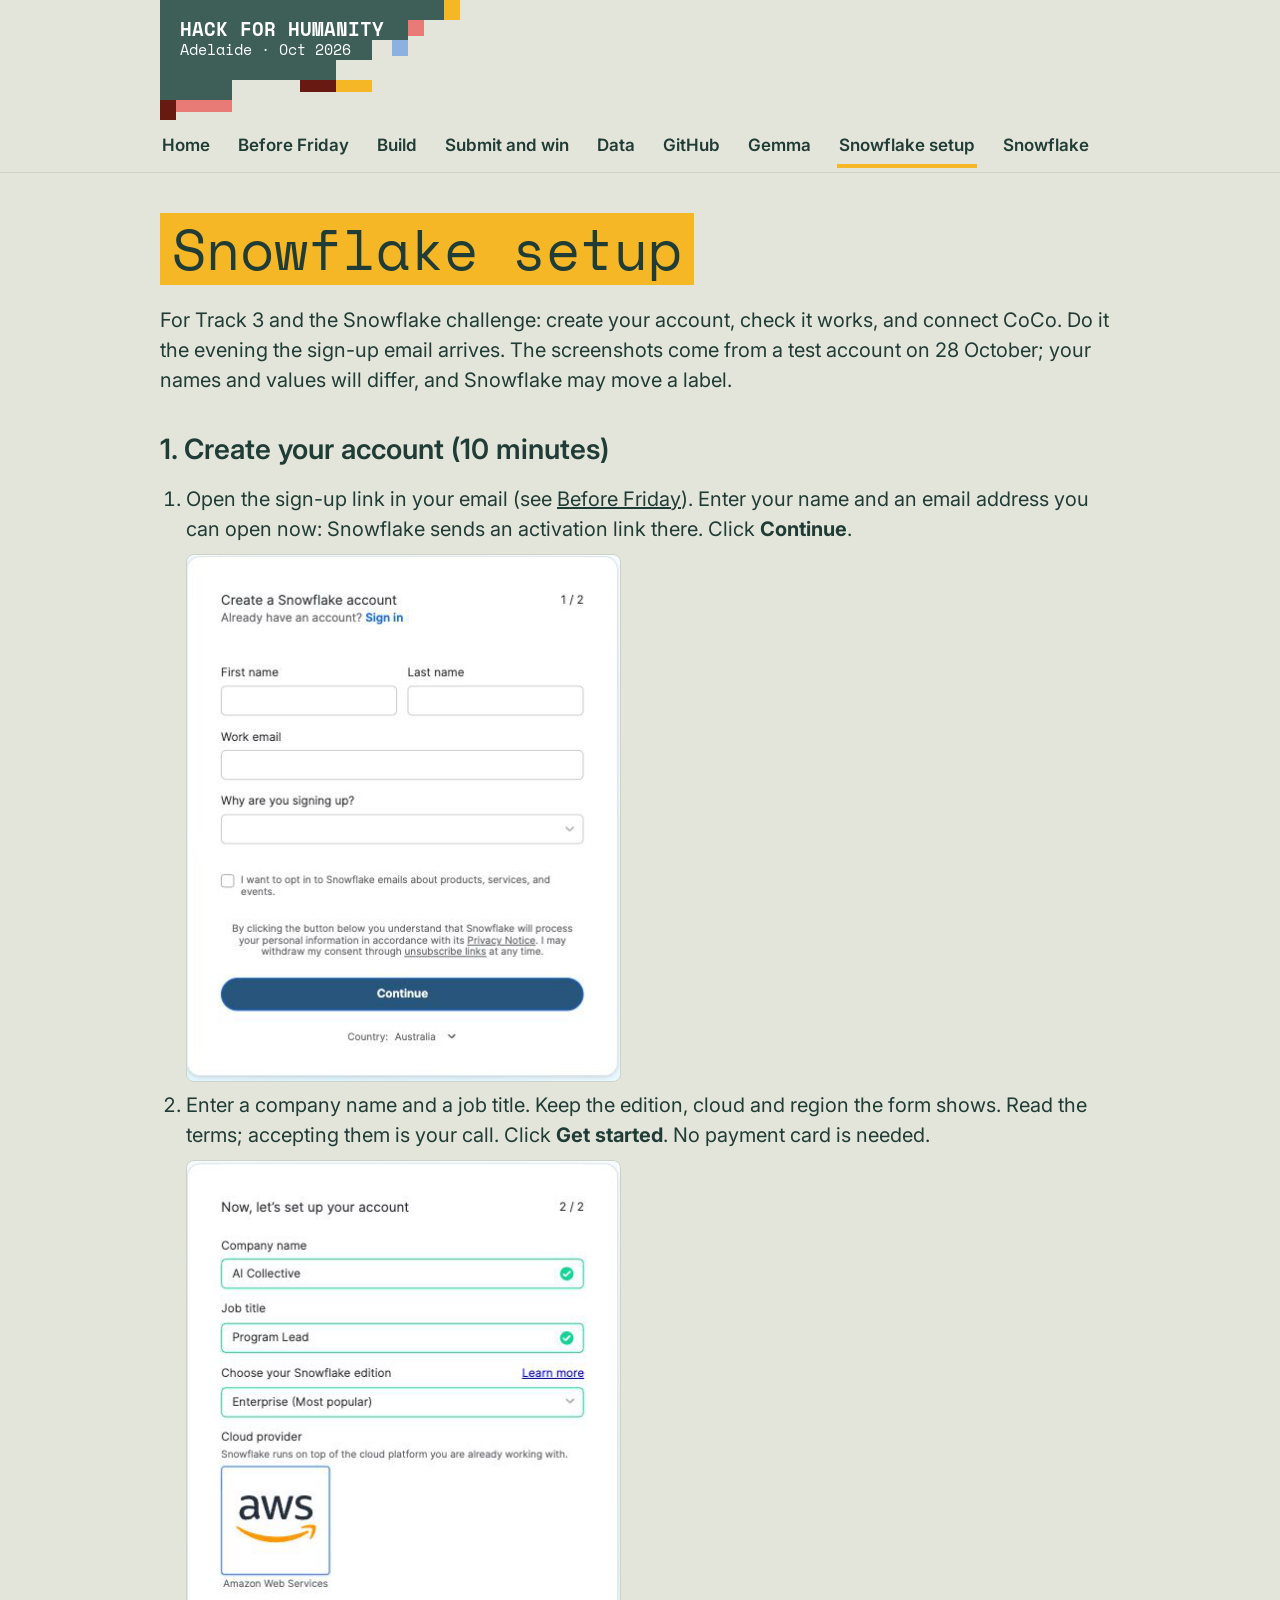
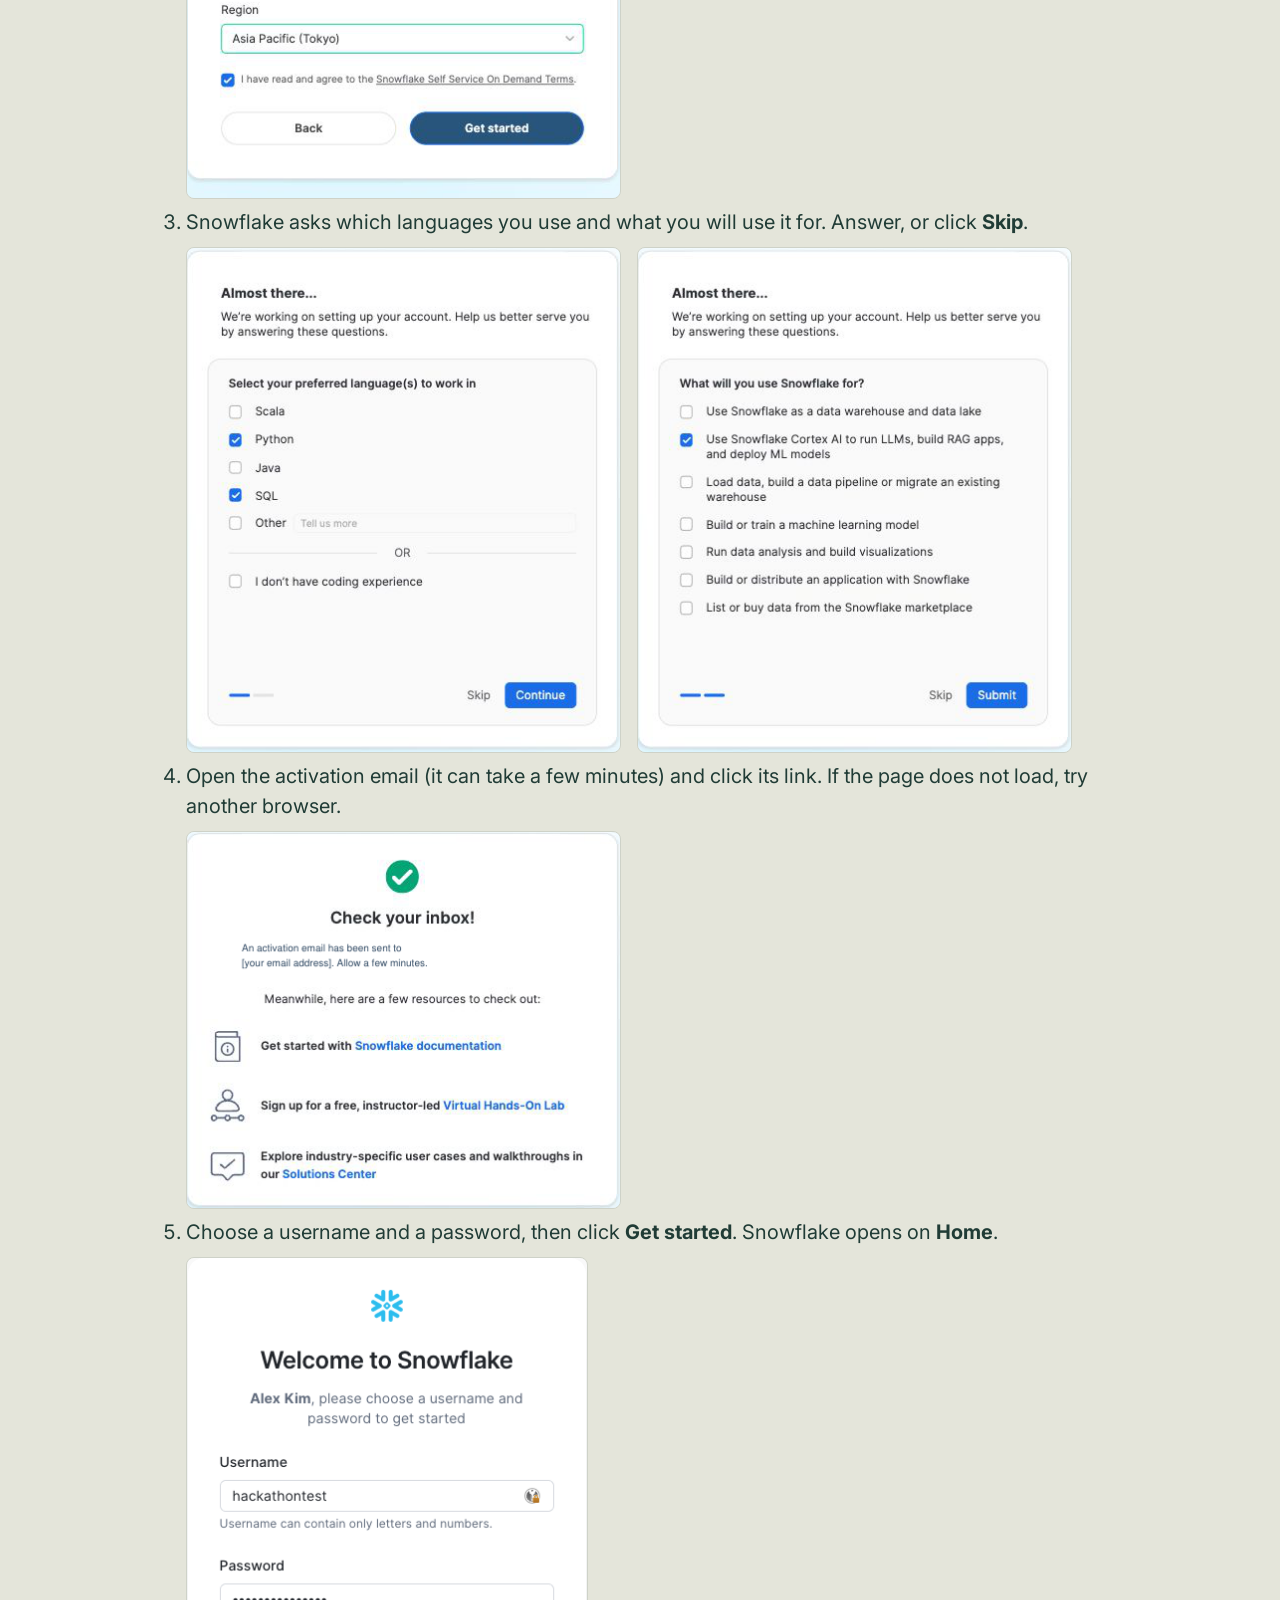
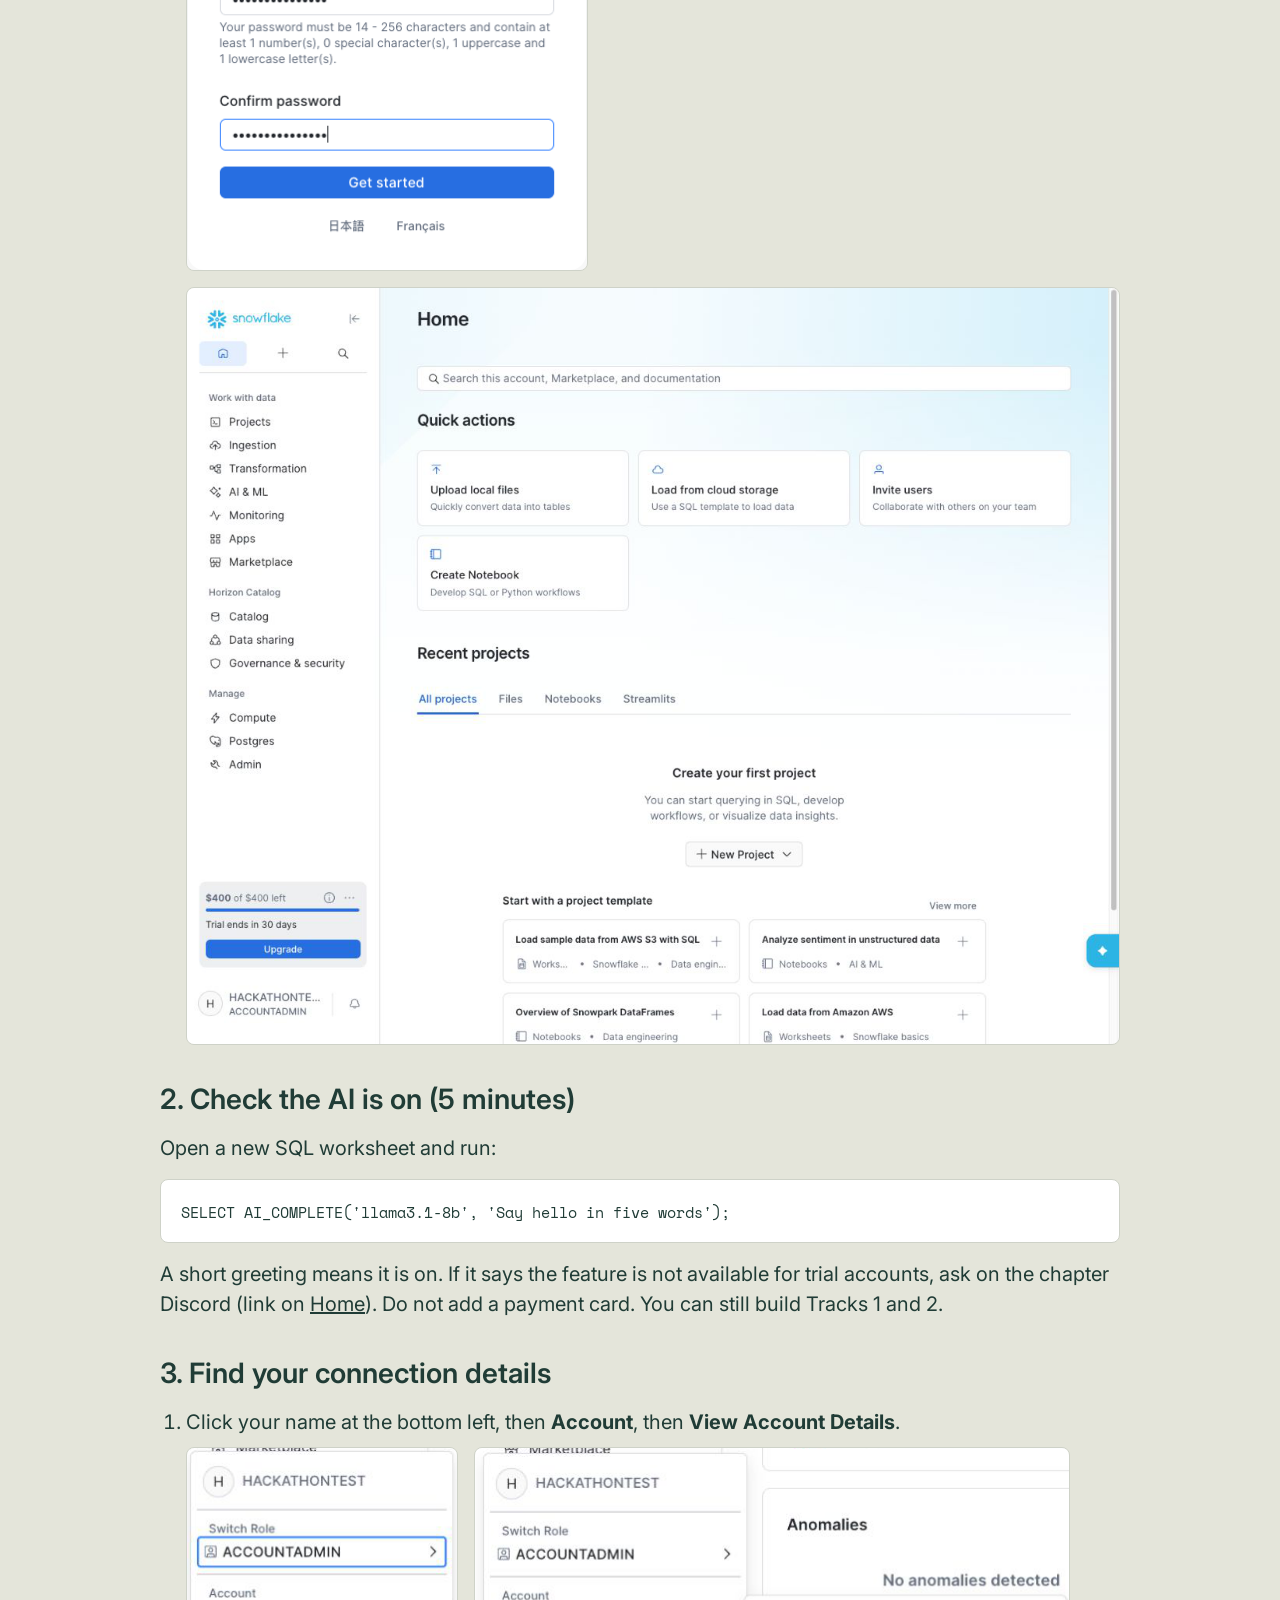
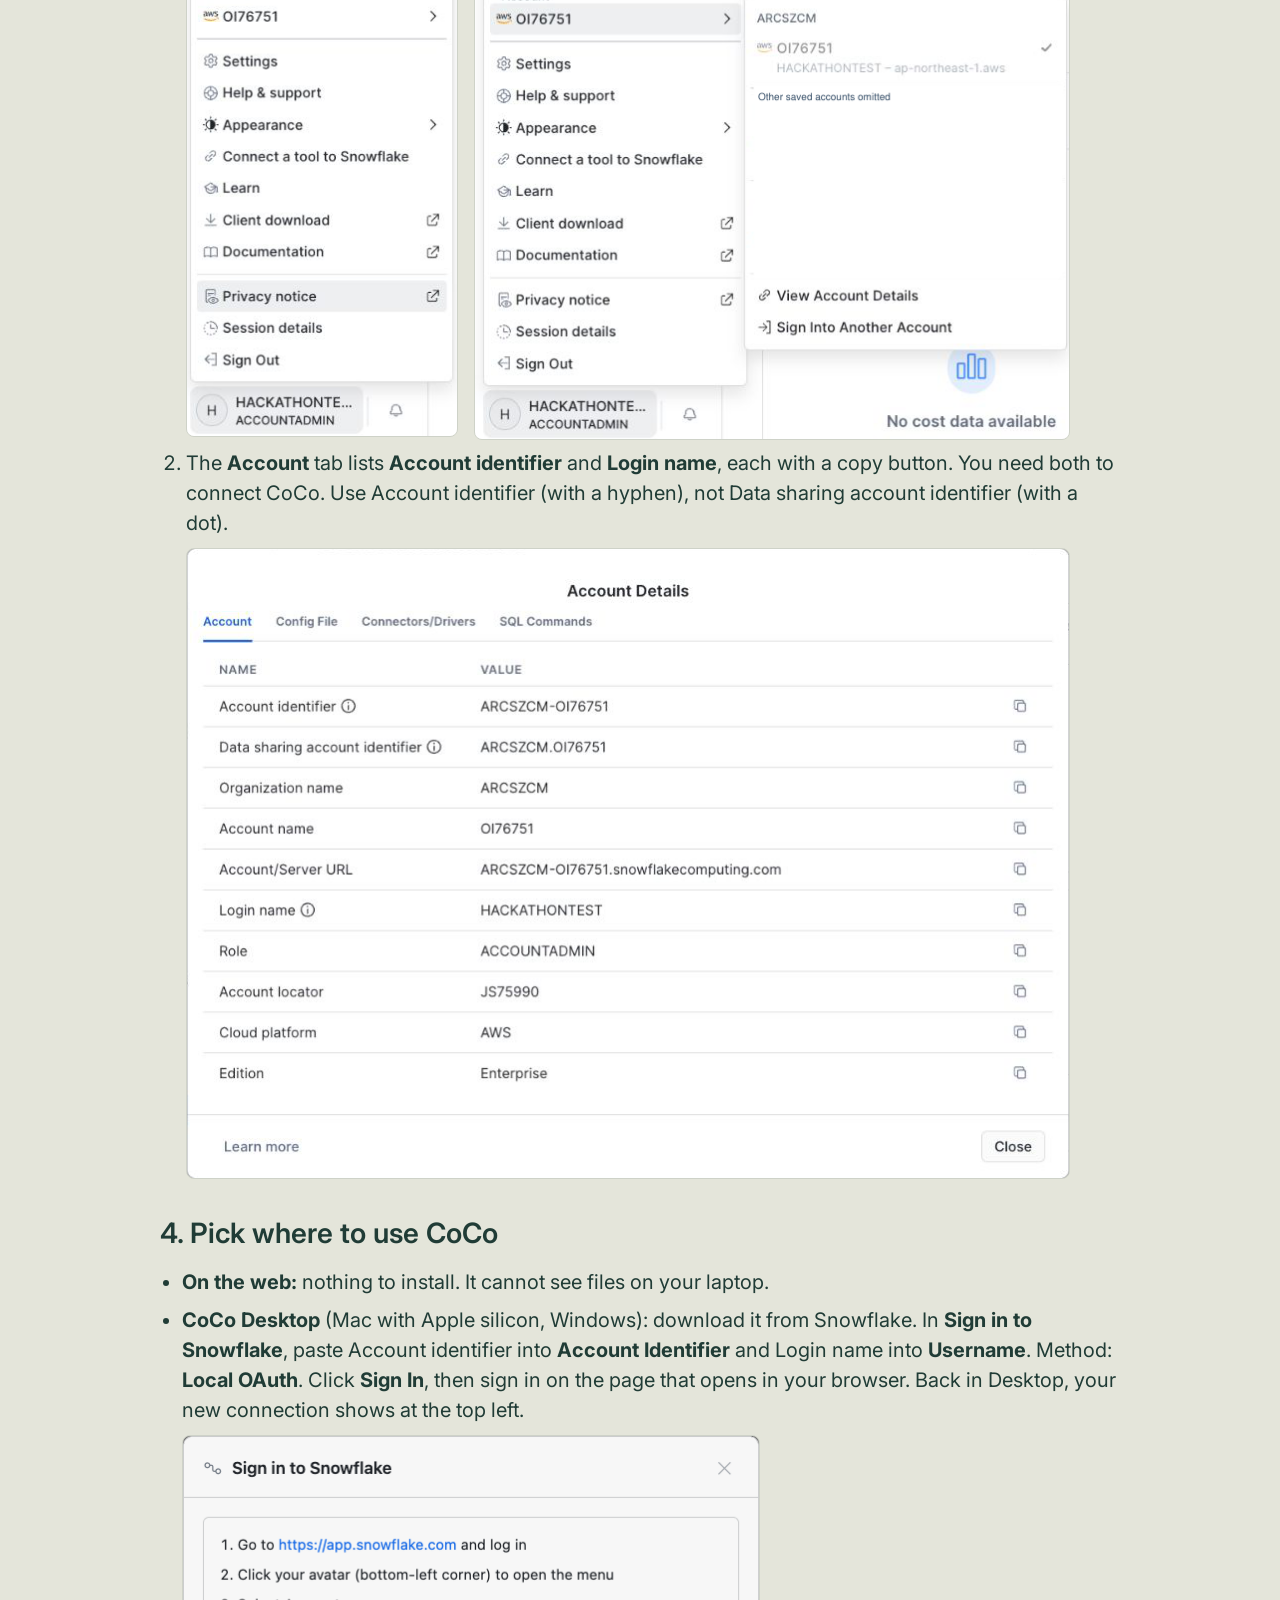
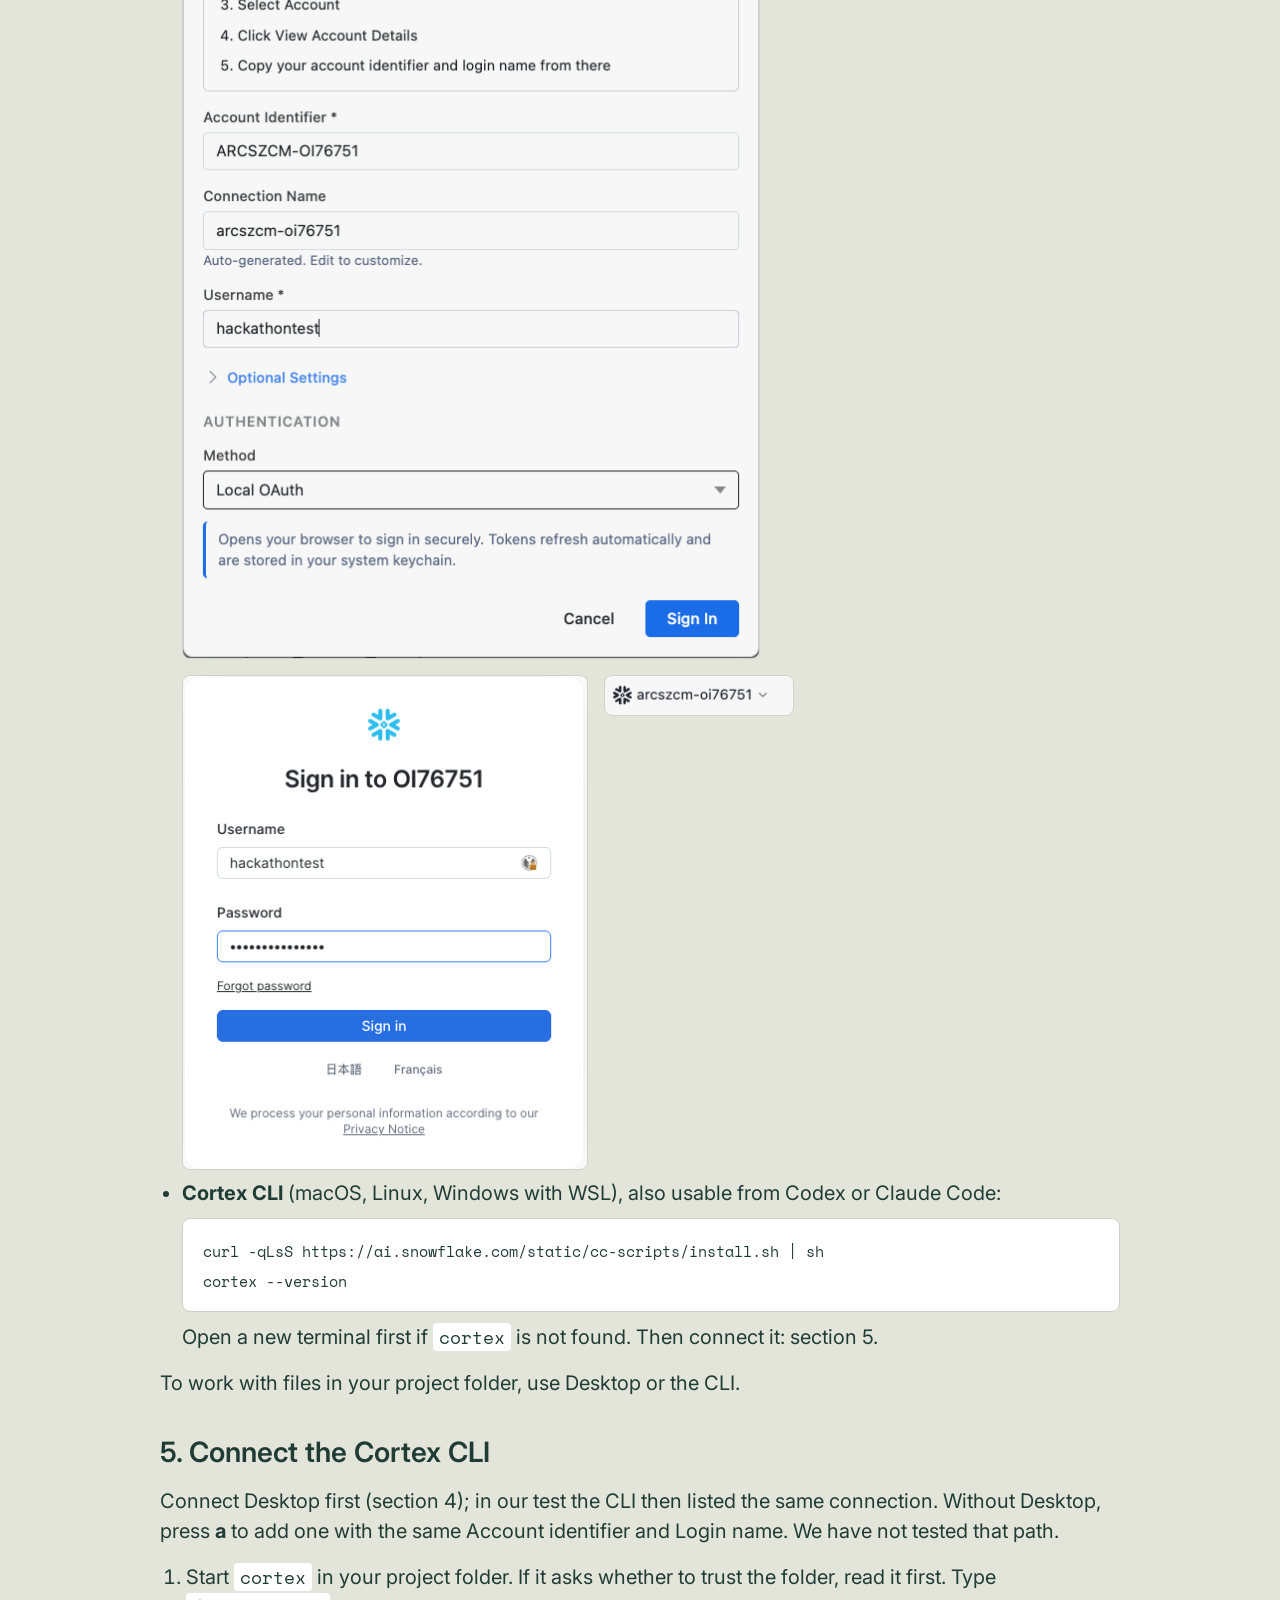
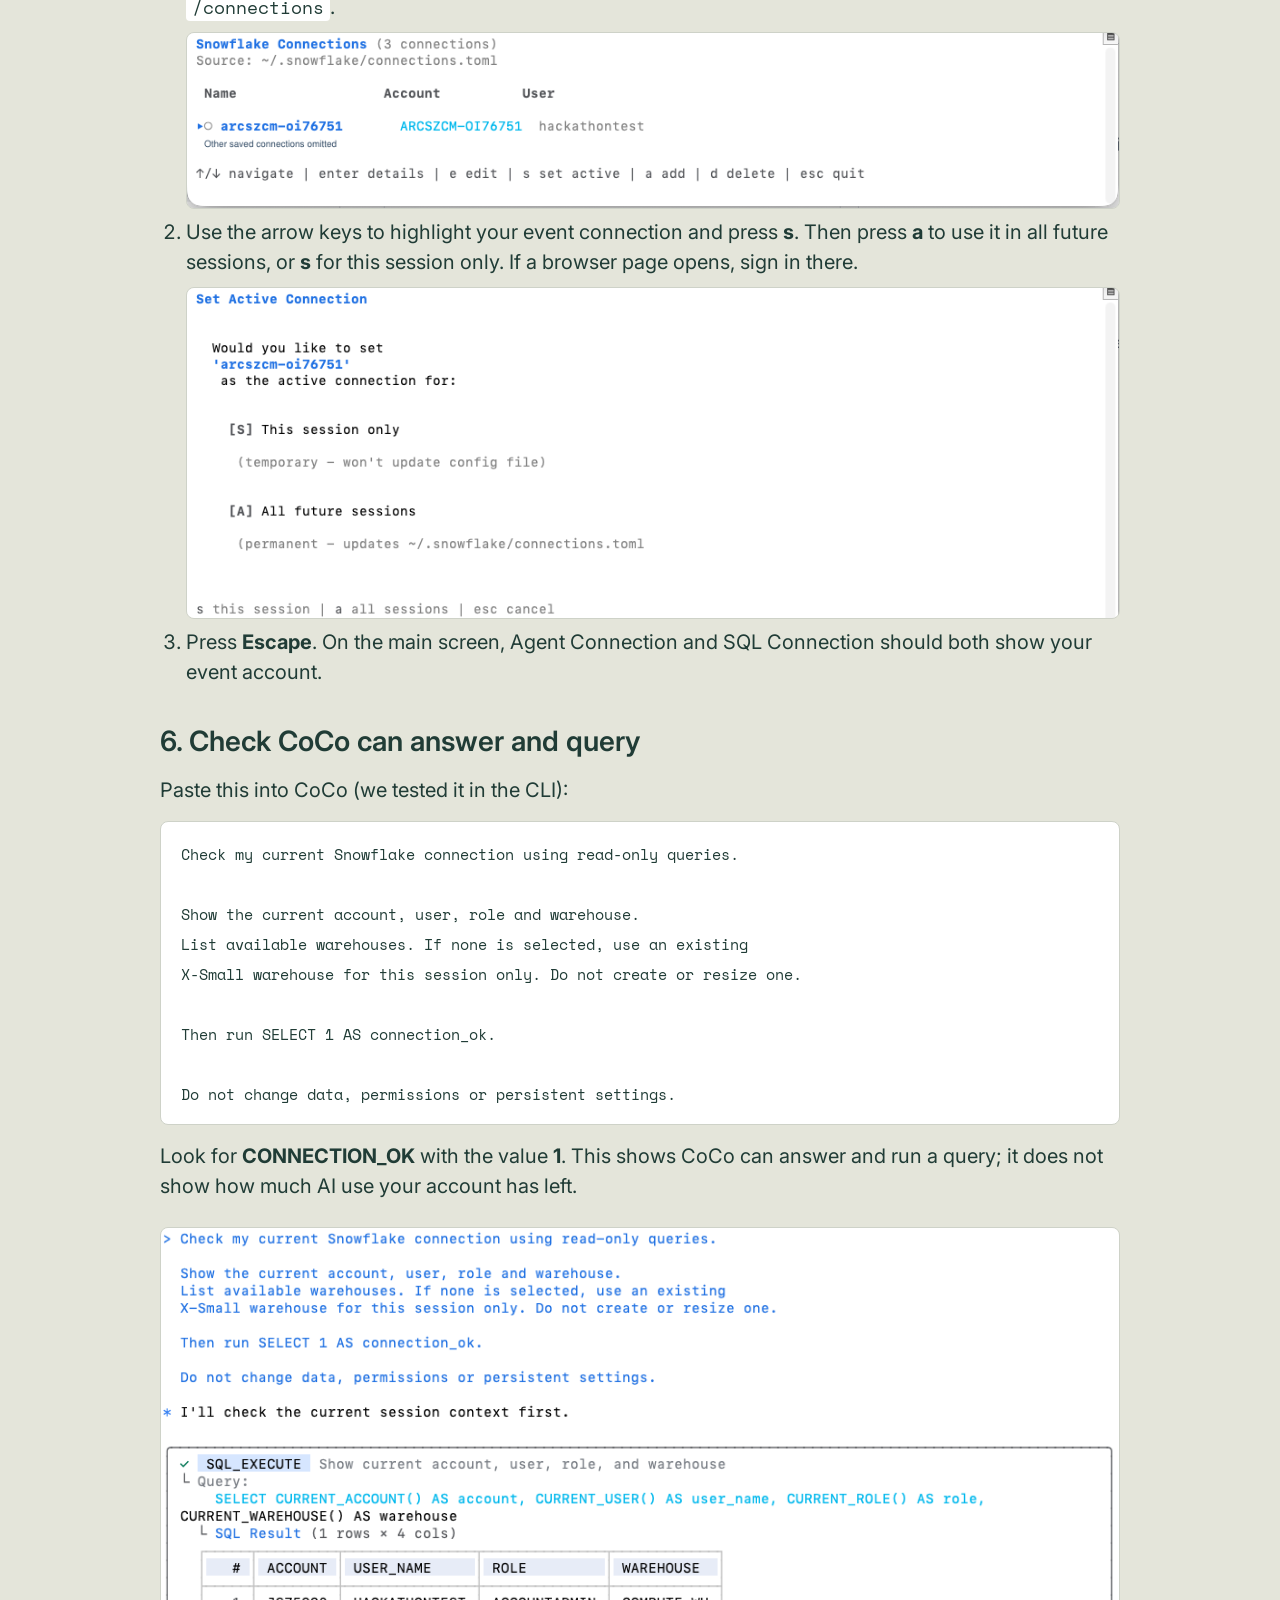
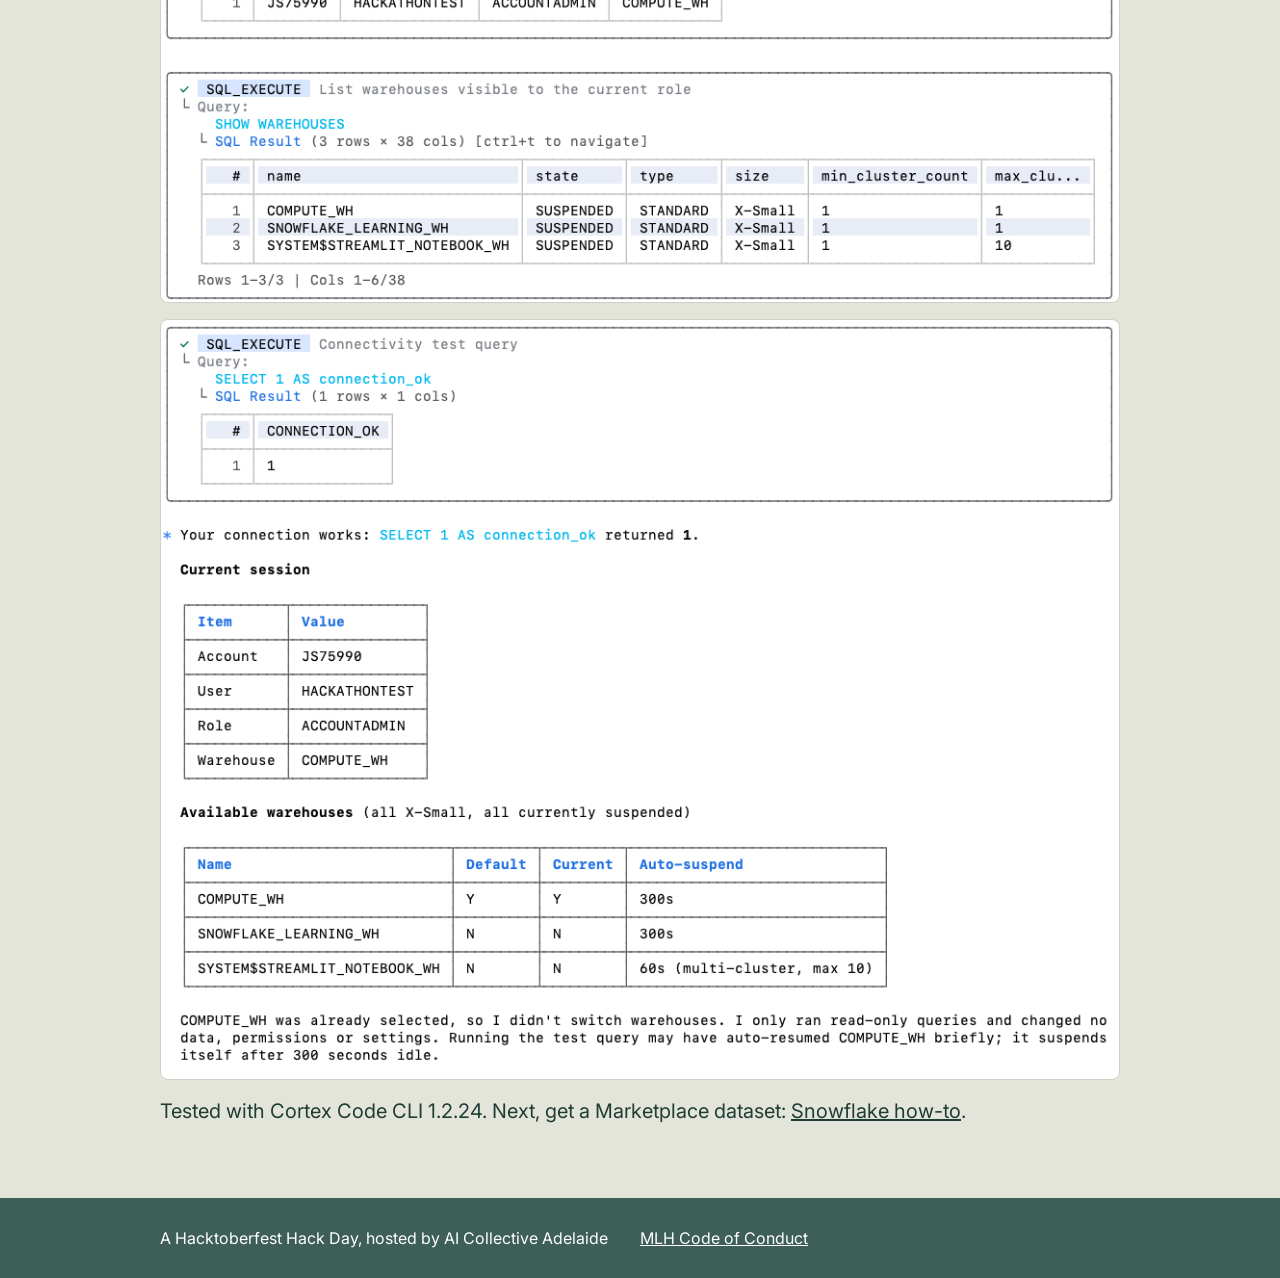
<file: snowflake-setup.html>
<!doctype html>
<html lang="en-AU">
<head>
<meta charset="utf-8">
<meta name="viewport" content="width=device-width, initial-scale=1">
<title>Hack for Humanity Adelaide: Snowflake setup</title>
<link rel="preconnect" href="https://fonts.googleapis.com">
<link rel="preconnect" href="https://fonts.gstatic.com" crossorigin>
<link rel="stylesheet" href="https://fonts.googleapis.com/css2?family=Inter:wght@400;600;700&amp;family=Space+Mono:wght@400;700&amp;display=swap">
<link rel="stylesheet" href="site.css?v=27e9b44441">
</head>
<body>
<a class="skip" href="#main">Skip to content</a>
<header class="site-header">
<div class="wrap">
<a class="logo" href="index.html" aria-label="Hack for Humanity Adelaide, home">
<svg viewBox="0 0 300 120" width="100%" aria-hidden="true" xmlns="http://www.w3.org/2000/svg">
<polygon points="0,0 284,0 284,20 248,20 248,40 212,40 212,60 176,60 176,80 72,80 72,100 0,100" fill="#3d5f58"></polygon>
<rect x="284" y="0" width="16" height="20" fill="#f5b726"></rect>
<rect x="248" y="20" width="16" height="16" fill="#e97b77"></rect>
<rect x="232" y="40" width="16" height="16" fill="#8bb2de"></rect>
<rect x="176" y="80" width="36" height="12" fill="#f5b726"></rect>
<rect x="140" y="80" width="36" height="12" fill="#671912"></rect>
<rect x="16" y="100" width="56" height="12" fill="#e97b77"></rect>
<rect x="0" y="100" width="16" height="20" fill="#671912"></rect>
<text x="20" y="36" fill="#ffffff" font-family="'Space Mono', monospace" font-size="19" font-weight="700">HACK FOR HUMANITY</text>
<text x="20" y="55" fill="#ffffff" font-family="'Space Mono', monospace" font-size="15">Adelaide · Oct 2026</text>
</svg>
</a>
<nav class="site-nav" aria-label="Pages">
<ul>
<li><a href="index.html">Home</a></li>
<li><a href="before-friday.html">Before Friday</a></li>
<li><a href="build.html">Build</a></li>
<li><a href="submit.html">Submit and win</a></li>
<li><a href="data.html">Data</a></li>
<li><a href="github.html">GitHub</a></li>
<li><a href="gemma.html">Gemma</a></li>
<li><a href="snowflake-setup.html" aria-current="page">Snowflake setup</a></li>
<li><a href="snowflake.html">Snowflake</a></li>
</ul>
</nav>
</div>
</header>
<main id="main" class="page wrap">
<section class="intro">
<h1>Snowflake setup</h1>
<p>For Track 3 and the Snowflake challenge: create your account, check it works, and connect CoCo. Do it the evening the sign-up email arrives. The screenshots come from a test account on 28 October; your names and values will differ, and Snowflake may move a label.</p>
</section>
<section>
<h2>1. Create your account (10 minutes)</h2>
<ol>
<li>Open the sign-up link in your email (see <a href="before-friday.html">Before Friday</a>). Enter your name and an email address you can open now: Snowflake sends an activation link there. Click <strong>Continue</strong>.<div class="shots"><a href="images/snowflake-setup/01-register.png"><img src="images/snowflake-setup/01-register.png" alt="The first sign-up form: first name, last name, work email, why you are signing up" width="435" height="529" class="shot"></a></div></li>
<li>Enter a company name and a job title. Keep the edition, cloud and region the form shows. Read the terms; accepting them is your call. Click <strong>Get started</strong>. No payment card is needed.<div class="shots"><a href="images/snowflake-setup/03-account-options.png"><img src="images/snowflake-setup/03-account-options.png" alt="The second form: company, job title, edition, cloud provider, region and the terms box" width="435" height="640" class="shot"></a></div></li>
<li>Snowflake asks which languages you use and what you will use it for. Answer, or click <strong>Skip</strong>.<div class="shots"><a href="images/snowflake-setup/04-languages.png"><img src="images/snowflake-setup/04-languages.png" alt="The question about languages" width="435" height="506" class="shot"></a><a href="images/snowflake-setup/05-use-case.png"><img src="images/snowflake-setup/05-use-case.png" alt="The question about what you will use Snowflake for" width="435" height="506" class="shot"></a></div></li>
<li>Open the activation email (it can take a few minutes) and click its link. If the page does not load, try another browser.<div class="shots"><a href="images/snowflake-setup/06-check-inbox.png"><img src="images/snowflake-setup/06-check-inbox.png" alt="Check your inbox: an activation email has been sent" width="435" height="378" class="shot"></a></div></li>
<li>Choose a username and a password, then click <strong>Get started</strong>. Snowflake opens on <strong>Home</strong>.<div class="shots"><a href="images/snowflake-setup/07-username-password.png"><img src="images/snowflake-setup/07-username-password.png" alt="Welcome to Snowflake: username, password and confirm password" width="402" height="615" class="shot"></a><a href="images/snowflake-setup/09-snowsight-home.png"><img src="images/snowflake-setup/09-snowsight-home.png" alt="Snowflake Home after signing in, with the menu on the left" width="1198" height="971" class="shot"></a></div></li>
</ol>
</section>
<section>
<h2>2. Check the AI is on (5 minutes)</h2>
<p>Open a new SQL worksheet and run:</p>
<pre><code>SELECT AI_COMPLETE('llama3.1-8b', 'Say hello in five words');</code></pre>
<p>A short greeting means it is on. If it says the feature is not available for trial accounts, ask on the chapter Discord (link on <a href="index.html">Home</a>). Do not add a payment card. You can still build Tracks 1 and 2.</p>
</section>
<section>
<h2>3. Find your connection details</h2>
<ol>
<li>Click your name at the bottom left, then <strong>Account</strong>, then <strong>View Account Details</strong>.<div class="shots"><a href="images/snowflake-setup/12-account-menu.png"><img src="images/snowflake-setup/12-account-menu.png" alt="The account menu at the bottom left" width="272" height="592" class="shot"></a><a href="images/snowflake-setup/13-account-selector.png"><img src="images/snowflake-setup/13-account-selector.png" alt="The Account row opened, with View Account Details" width="596" height="593" class="shot"></a></div></li>
<li>The <strong>Account</strong> tab lists <strong>Account identifier</strong> and <strong>Login name</strong>, each with a copy button. You need both to connect CoCo. Use Account identifier (with a hyphen), not Data sharing account identifier (with a dot).<div class="shots"><a href="images/snowflake-setup/14-account-details.png"><img src="images/snowflake-setup/14-account-details.png" alt="Account Details, Account tab: Account identifier, Login name and the other fields, each with a copy button" width="884" height="630" class="shot"></a></div></li>
</ol>
</section>
<section>
<h2>4. Pick where to use CoCo</h2>
<ul>
<li><strong>On the web:</strong> nothing to install. It cannot see files on your laptop.</li>
<li><strong>CoCo Desktop</strong> (Mac with Apple silicon, Windows): download it from Snowflake. In <strong>Sign in to Snowflake</strong>, paste Account identifier into <strong>Account Identifier</strong> and Login name into <strong>Username</strong>. Method: <strong>Local OAuth</strong>. Click <strong>Sign In</strong>, then sign in on the page that opens in your browser. Back in Desktop, your new connection shows at the top left.<div class="shots"><a href="images/snowflake-setup/15-desktop-sign-in.png"><img src="images/snowflake-setup/15-desktop-sign-in.png" alt="CoCo Desktop, Sign in to Snowflake: Account Identifier, Connection Name, Username, Local OAuth" width="578" height="824" class="shot"></a><a href="images/snowflake-setup/16-browser-sign-in.png"><img src="images/snowflake-setup/16-browser-sign-in.png" alt="The browser sign-in page: username and password" width="406" height="496" class="shot"></a><a href="images/snowflake-setup/17-desktop-connected.png"><img src="images/snowflake-setup/17-desktop-connected.png" alt="CoCo Desktop&#x27;s top left, showing the new connection&#x27;s name" width="190" height="40" class="shot"></a></div></li>
<li><strong>Cortex CLI</strong> (macOS, Linux, Windows with WSL), also usable from Codex or Claude Code:<pre><code>curl -qLsS https://ai.snowflake.com/static/cc-scripts/install.sh | sh
cortex --version</code></pre><p>Open a new terminal first if <code>cortex</code> is not found. Then connect it: section 5.</p></li>
</ul>
<p>To work with files in your project folder, use Desktop or the CLI.</p>
</section>
<section>
<h2>5. Connect the Cortex CLI</h2>
<p>Connect Desktop first (section 4); in our test the CLI then listed the same connection. Without Desktop, press <strong>a</strong> to add one with the same Account identifier and Login name. We have not tested that path.</p>
<ol>
<li>Start <code>cortex</code> in your project folder. If it asks whether to trust the folder, read it first. Type <code>/connections</code>.<div class="shots"><a href="images/snowflake-setup/21-cli-connections.png"><img src="images/snowflake-setup/21-cli-connections.png" alt="The connections list: one connection highlighted, other saved connections omitted, and the keys at the bottom" width="1028" height="192" class="shot"></a></div></li>
<li>Use the arrow keys to highlight your event connection and press <strong>s</strong>. Then press <strong>a</strong> to use it in all future sessions, or <strong>s</strong> for this session only. If a browser page opens, sign in there.<div class="shots"><a href="images/snowflake-setup/22-cli-set-active.png"><img src="images/snowflake-setup/22-cli-set-active.png" alt="Set Active Connection: this session only, or all future sessions" width="1028" height="364" class="shot"></a></div></li>
<li>Press <strong>Escape</strong>. On the main screen, Agent Connection and SQL Connection should both show your event account.</li>
</ol>
</section>
<section>
<h2>6. Check CoCo can answer and query</h2>
<p>Paste this into CoCo (we tested it in the CLI):</p>
<pre><code>Check my current Snowflake connection using read-only queries.

Show the current account, user, role and warehouse.
List available warehouses. If none is selected, use an existing
X-Small warehouse for this session only. Do not create or resize one.

Then run SELECT 1 AS connection_ok.

Do not change data, permissions or persistent settings.</code></pre>
<p>Look for <strong>CONNECTION_OK</strong> with the value <strong>1</strong>. This shows CoCo can answer and run a query; it does not show how much AI use your account has left.</p>
<div class="shots"><a href="images/snowflake-setup/26-cli-check-prompt.png"><img src="images/snowflake-setup/26-cli-check-prompt.png" alt="CoCo runs the read-only queries: account, user, role and warehouse, then the warehouse list" width="995" height="700" class="shot"></a><a href="images/snowflake-setup/27-cli-check-result.png"><img src="images/snowflake-setup/27-cli-check-result.png" alt="The result: CONNECTION_OK is 1, and the session&#x27;s role and warehouse" width="995" height="788" class="shot"></a></div>
<p>Tested with Cortex Code CLI 1.2.24. Next, get a Marketplace dataset: <a href="snowflake.html">Snowflake how-to</a>.</p>
</section>
</main>
<footer class="site-footer">
<div class="wrap">
<span>A Hacktoberfest Hack Day, hosted by AI Collective Adelaide</span>
<a href="https://github.com/MLH/mlh-policies/blob/main/code-of-conduct.md" target="_blank" rel="noopener">MLH Code of Conduct</a>
</div>
</footer>
</body>
</html>
</file>
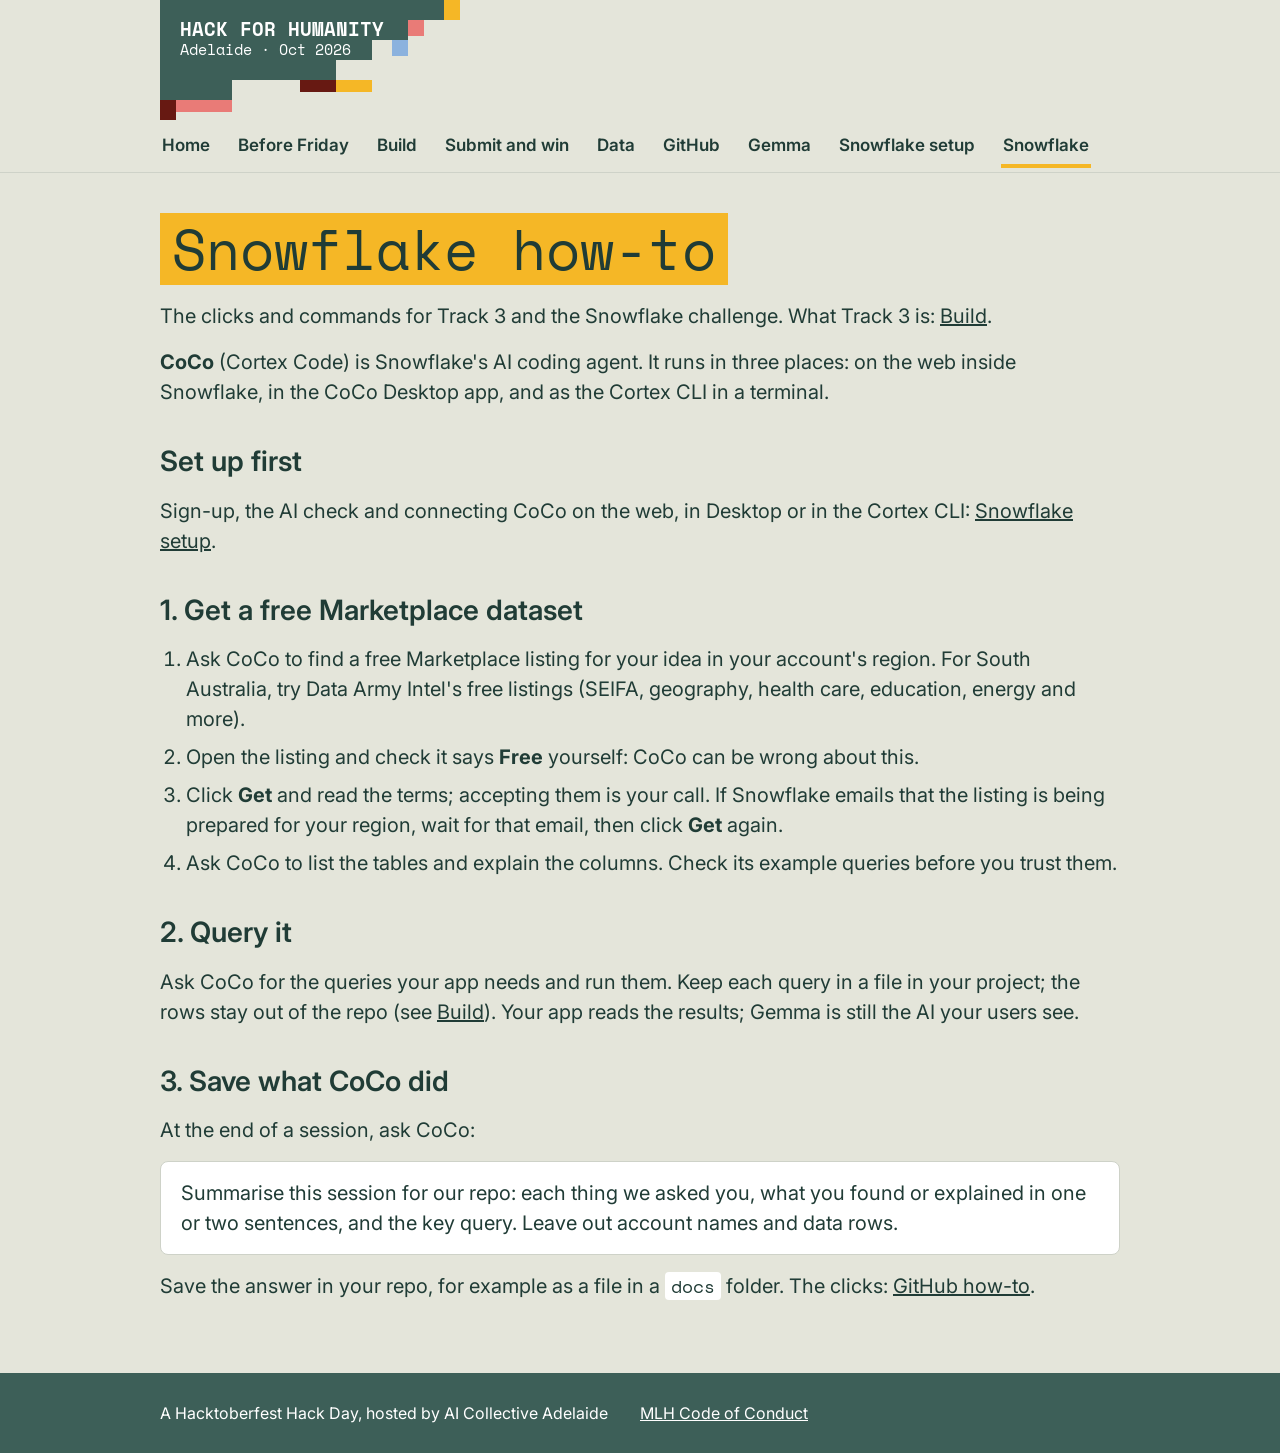
<file: snowflake.html>
<!doctype html>
<html lang="en-AU">
<head>
<meta charset="utf-8">
<meta name="viewport" content="width=device-width, initial-scale=1">
<title>Hack for Humanity Adelaide: Snowflake how-to</title>
<link rel="preconnect" href="https://fonts.googleapis.com">
<link rel="preconnect" href="https://fonts.gstatic.com" crossorigin>
<link rel="stylesheet" href="https://fonts.googleapis.com/css2?family=Inter:wght@400;600;700&amp;family=Space+Mono:wght@400;700&amp;display=swap">
<link rel="stylesheet" href="site.css?v=27e9b44441">
</head>
<body>
<a class="skip" href="#main">Skip to content</a>
<header class="site-header">
<div class="wrap">
<a class="logo" href="index.html" aria-label="Hack for Humanity Adelaide, home">
<svg viewBox="0 0 300 120" width="100%" aria-hidden="true" xmlns="http://www.w3.org/2000/svg">
<polygon points="0,0 284,0 284,20 248,20 248,40 212,40 212,60 176,60 176,80 72,80 72,100 0,100" fill="#3d5f58"></polygon>
<rect x="284" y="0" width="16" height="20" fill="#f5b726"></rect>
<rect x="248" y="20" width="16" height="16" fill="#e97b77"></rect>
<rect x="232" y="40" width="16" height="16" fill="#8bb2de"></rect>
<rect x="176" y="80" width="36" height="12" fill="#f5b726"></rect>
<rect x="140" y="80" width="36" height="12" fill="#671912"></rect>
<rect x="16" y="100" width="56" height="12" fill="#e97b77"></rect>
<rect x="0" y="100" width="16" height="20" fill="#671912"></rect>
<text x="20" y="36" fill="#ffffff" font-family="'Space Mono', monospace" font-size="19" font-weight="700">HACK FOR HUMANITY</text>
<text x="20" y="55" fill="#ffffff" font-family="'Space Mono', monospace" font-size="15">Adelaide · Oct 2026</text>
</svg>
</a>
<nav class="site-nav" aria-label="Pages">
<ul>
<li><a href="index.html">Home</a></li>
<li><a href="before-friday.html">Before Friday</a></li>
<li><a href="build.html">Build</a></li>
<li><a href="submit.html">Submit and win</a></li>
<li><a href="data.html">Data</a></li>
<li><a href="github.html">GitHub</a></li>
<li><a href="gemma.html">Gemma</a></li>
<li><a href="snowflake-setup.html">Snowflake setup</a></li>
<li><a href="snowflake.html" aria-current="page">Snowflake</a></li>
</ul>
</nav>
</div>
</header>
<main id="main" class="page wrap">
<section>
<h1>Snowflake how-to</h1>
<p>The clicks and commands for Track 3 and the Snowflake challenge. What Track 3 is: <a href="build.html">Build</a>.</p>
<p><strong>CoCo</strong> (Cortex Code) is Snowflake's AI coding agent. It runs in three places: on the web inside Snowflake, in the CoCo Desktop app, and as the Cortex CLI in a terminal.</p>
</section>
<section>
<h2>Set up first</h2>
<p>Sign-up, the AI check and connecting CoCo on the web, in Desktop or in the Cortex CLI: <a href="snowflake-setup.html">Snowflake setup</a>.</p>
</section>
<section>
<h2>1. Get a free Marketplace dataset</h2>
<ol>
<li>Ask CoCo to find a free Marketplace listing for your idea in your account's region. For South Australia, try Data Army Intel's free listings (SEIFA, geography, health care, education, energy and more).</li>
<li>Open the listing and check it says <strong>Free</strong> yourself: CoCo can be wrong about this.</li>
<li>Click <strong>Get</strong> and read the terms; accepting them is your call. If Snowflake emails that the listing is being prepared for your region, wait for that email, then click <strong>Get</strong> again.</li>
<li>Ask CoCo to list the tables and explain the columns. Check its example queries before you trust them.</li>
</ol>
</section>
<section>
<h2>2. Query it</h2>
<p>Ask CoCo for the queries your app needs and run them. Keep each query in a file in your project; the rows stay out of the repo (see <a href="build.html">Build</a>). Your app reads the results; Gemma is still the AI your users see.</p>
</section>
<section>
<h2>3. Save what CoCo did</h2>
<p>At the end of a session, ask CoCo:</p>
<blockquote>
<p>Summarise this session for our repo: each thing we asked you, what you found or explained in one or two sentences, and the key query. Leave out account names and data rows.</p>
</blockquote>
<p>Save the answer in your repo, for example as a file in a <code>docs</code> folder. The clicks: <a href="github.html">GitHub how-to</a>.</p>
</section>
</main>
<footer class="site-footer">
<div class="wrap">
<span>A Hacktoberfest Hack Day, hosted by AI Collective Adelaide</span>
<a href="https://github.com/MLH/mlh-policies/blob/main/code-of-conduct.md" target="_blank" rel="noopener">MLH Code of Conduct</a>
</div>
</footer>
</body>
</html>
</file>
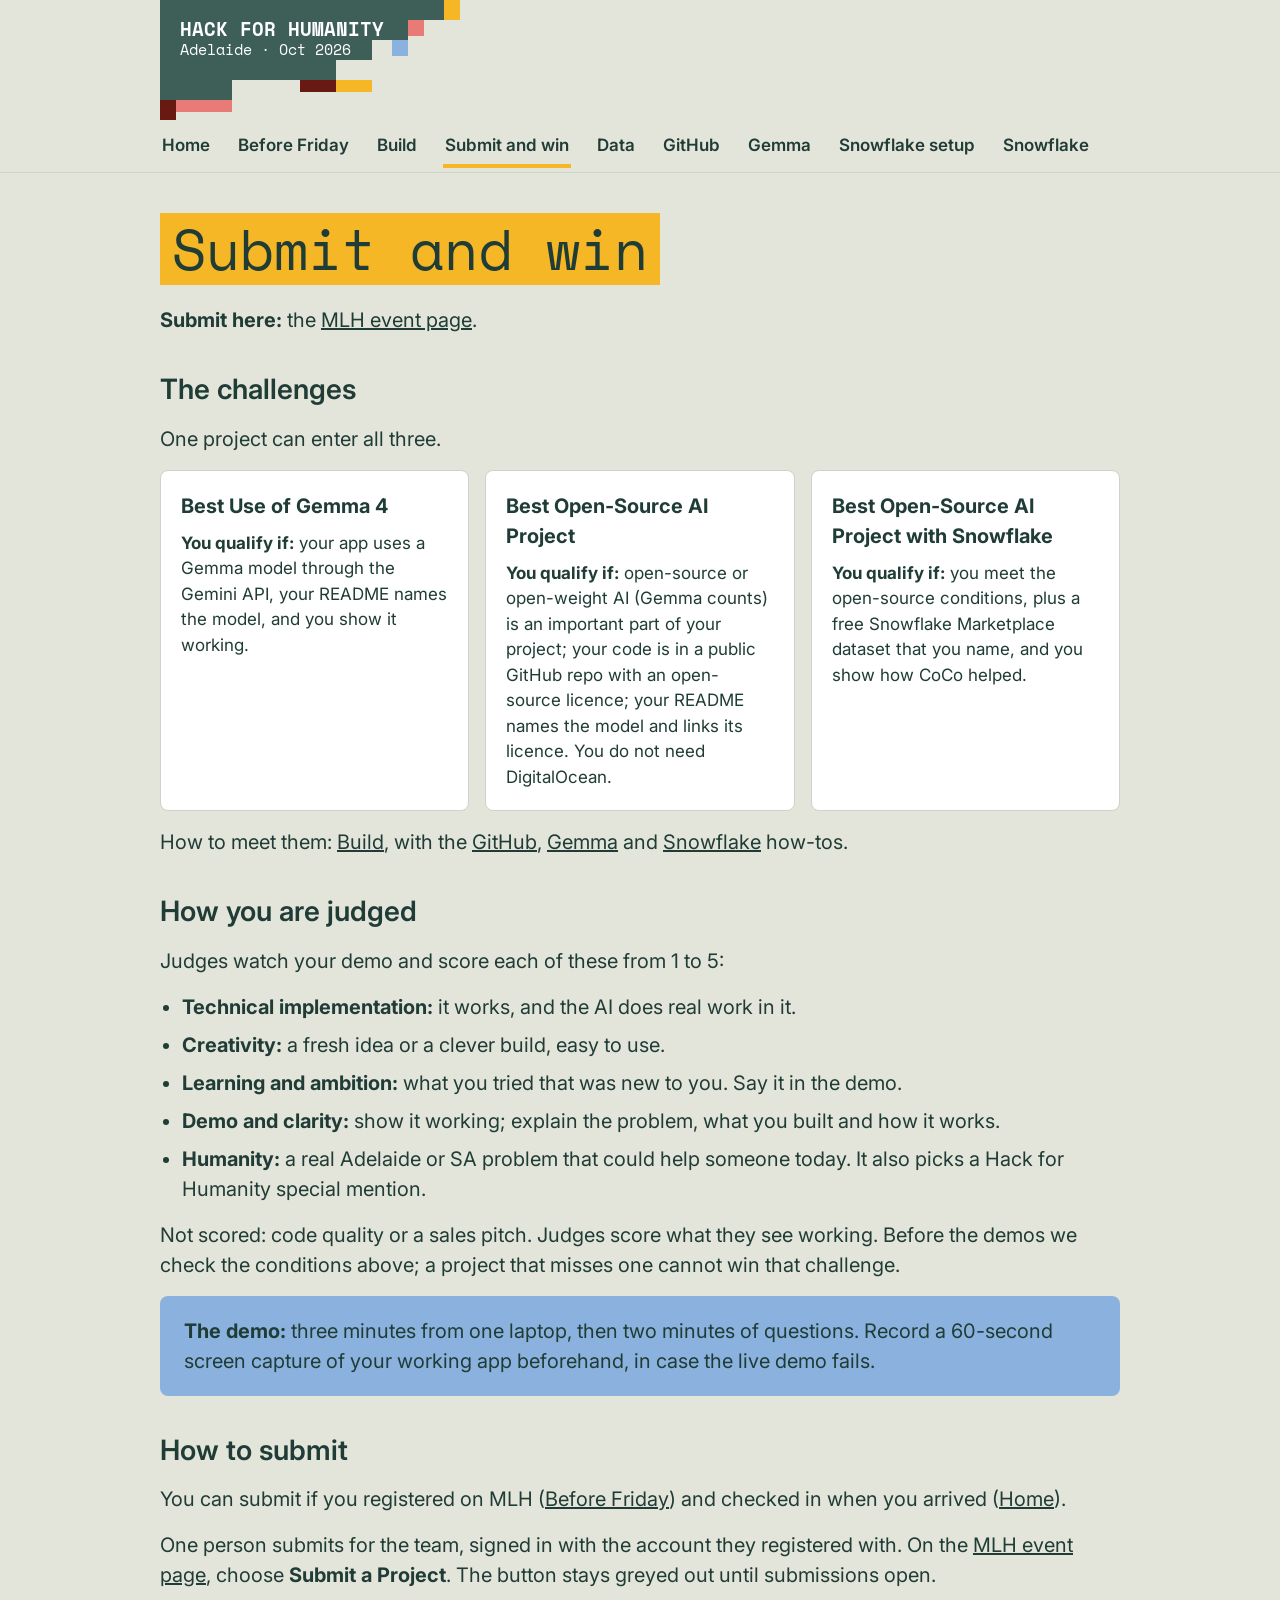
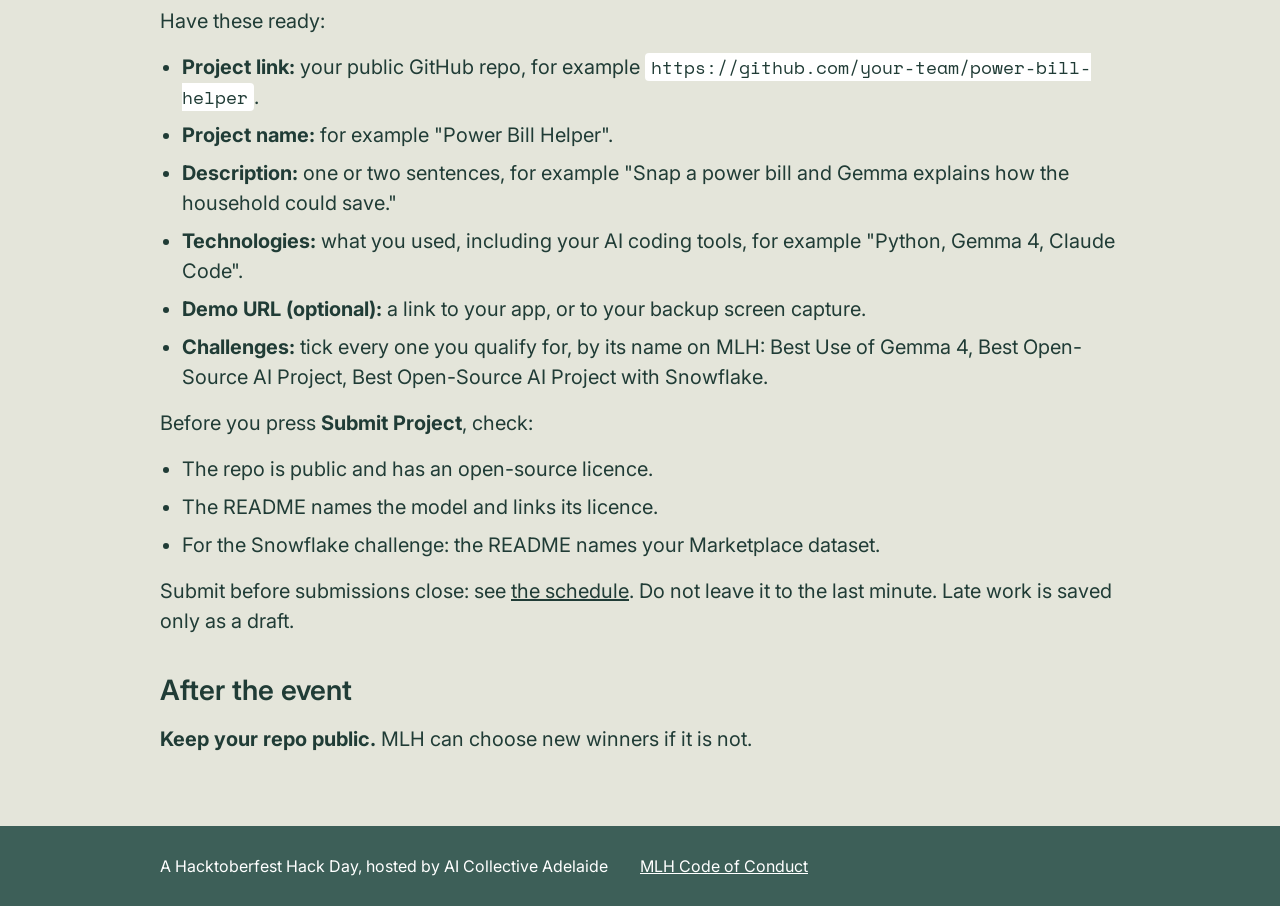
<file: submit.html>
<!doctype html>
<html lang="en-AU">
<head>
<meta charset="utf-8">
<meta name="viewport" content="width=device-width, initial-scale=1">
<title>Hack for Humanity Adelaide: submit and win</title>
<link rel="preconnect" href="https://fonts.googleapis.com">
<link rel="preconnect" href="https://fonts.gstatic.com" crossorigin>
<link rel="stylesheet" href="https://fonts.googleapis.com/css2?family=Inter:wght@400;600;700&amp;family=Space+Mono:wght@400;700&amp;display=swap">
<link rel="stylesheet" href="site.css?v=27e9b44441">
</head>
<body>
<a class="skip" href="#main">Skip to content</a>
<header class="site-header">
<div class="wrap">
<a class="logo" href="index.html" aria-label="Hack for Humanity Adelaide, home">
<svg viewBox="0 0 300 120" width="100%" aria-hidden="true" xmlns="http://www.w3.org/2000/svg">
<polygon points="0,0 284,0 284,20 248,20 248,40 212,40 212,60 176,60 176,80 72,80 72,100 0,100" fill="#3d5f58"></polygon>
<rect x="284" y="0" width="16" height="20" fill="#f5b726"></rect>
<rect x="248" y="20" width="16" height="16" fill="#e97b77"></rect>
<rect x="232" y="40" width="16" height="16" fill="#8bb2de"></rect>
<rect x="176" y="80" width="36" height="12" fill="#f5b726"></rect>
<rect x="140" y="80" width="36" height="12" fill="#671912"></rect>
<rect x="16" y="100" width="56" height="12" fill="#e97b77"></rect>
<rect x="0" y="100" width="16" height="20" fill="#671912"></rect>
<text x="20" y="36" fill="#ffffff" font-family="'Space Mono', monospace" font-size="19" font-weight="700">HACK FOR HUMANITY</text>
<text x="20" y="55" fill="#ffffff" font-family="'Space Mono', monospace" font-size="15">Adelaide · Oct 2026</text>
</svg>
</a>
<nav class="site-nav" aria-label="Pages">
<ul>
<li><a href="index.html">Home</a></li>
<li><a href="before-friday.html">Before Friday</a></li>
<li><a href="build.html">Build</a></li>
<li><a href="submit.html" aria-current="page">Submit and win</a></li>
<li><a href="data.html">Data</a></li>
<li><a href="github.html">GitHub</a></li>
<li><a href="gemma.html">Gemma</a></li>
<li><a href="snowflake-setup.html">Snowflake setup</a></li>
<li><a href="snowflake.html">Snowflake</a></li>
</ul>
</nav>
</div>
</header>
<main id="main" class="page wrap">
<section class="intro">
<h1>Submit and win</h1>
<p><strong>Submit here:</strong> the <a href="https://www.mlh.com/events/hacktoberfest-hack-day-adelaide-x-the-ai-collective-adelaide" target="_blank" rel="noopener">MLH event page</a>.</p>
</section>
<section>
<h2>The challenges</h2>
<p>One project can enter all three.</p>
<div class="cards">
<div class="card">
<h3>Best Use of Gemma 4</h3>
<p><strong>You qualify if:</strong> your app uses a Gemma model through the Gemini API, your README names the model, and you show it working.</p>
</div>
<div class="card">
<h3>Best Open-Source AI Project</h3>
<p><strong>You qualify if:</strong> open-source or open-weight AI (Gemma counts) is an important part of your project; your code is in a public GitHub repo with an open-source licence; your README names the model and links its licence. You do not need DigitalOcean.</p>
</div>
<div class="card">
<h3>Best Open-Source AI Project with Snowflake</h3>
<p><strong>You qualify if:</strong> you meet the open-source conditions, plus a free Snowflake Marketplace dataset that you name, and you show how CoCo helped.</p>
</div>
</div>
<p>How to meet them: <a href="build.html">Build</a>, with the <a href="github.html">GitHub</a>, <a href="gemma.html">Gemma</a> and <a href="snowflake.html">Snowflake</a> how-tos.</p>
</section>
<section>
<h2>How you are judged</h2>
<p>Judges watch your demo and score each of these from 1 to 5:</p>
<ul>
<li><strong>Technical implementation:</strong> it works, and the AI does real work in it.</li>
<li><strong>Creativity:</strong> a fresh idea or a clever build, easy to use.</li>
<li><strong>Learning and ambition:</strong> what you tried that was new to you. Say it in the demo.</li>
<li><strong>Demo and clarity:</strong> show it working; explain the problem, what you built and how it works.</li>
<li><strong>Humanity:</strong> a real Adelaide or SA problem that could help someone today. It also picks a Hack for Humanity special mention.</li>
</ul>
<p>Not scored: code quality or a sales pitch. Judges score what they see working. Before the demos we check the conditions above; a project that misses one cannot win that challenge.</p>
<div class="note">
<p><strong>The demo:</strong> three minutes from one laptop, then two minutes of questions. Record a 60-second screen capture of your working app beforehand, in case the live demo fails.</p>
</div>
</section>
<section>
<h2>How to submit</h2>
<p>You can submit if you registered on MLH (<a href="before-friday.html">Before Friday</a>) and checked in when you arrived (<a href="index.html">Home</a>).</p>
<p>One person submits for the team, signed in with the account they registered with. On the <a href="https://www.mlh.com/events/hacktoberfest-hack-day-adelaide-x-the-ai-collective-adelaide" target="_blank" rel="noopener">MLH event page</a>, choose <strong>Submit a Project</strong>. The button stays greyed out until submissions open.</p>
<p>Have these ready:</p>
<ul>
<li><strong>Project link:</strong> your public GitHub repo, for example <code>https://github.com/your-team/power-bill-helper</code>.</li>
<li><strong>Project name:</strong> for example "Power Bill Helper".</li>
<li><strong>Description:</strong> one or two sentences, for example "Snap a power bill and Gemma explains how the household could save."</li>
<li><strong>Technologies:</strong> what you used, including your AI coding tools, for example "Python, Gemma 4, Claude Code".</li>
<li><strong>Demo URL (optional):</strong> a link to your app, or to your backup screen capture.</li>
<li><strong>Challenges:</strong> tick every one you qualify for, by its name on MLH: Best Use of Gemma 4, Best Open-Source AI Project, Best Open-Source AI Project with Snowflake.</li>
</ul>
<p>Before you press <strong>Submit Project</strong>, check:</p>
<ul>
<li>The repo is public and has an open-source licence.</li>
<li>The README names the model and links its licence.</li>
<li>For the Snowflake challenge: the README names your Marketplace dataset.</li>
</ul>
<p>Submit before submissions close: see <a href="index.html">the schedule</a>. Do not leave it to the last minute. Late work is saved only as a draft.</p>
</section>
<section>
<h2>After the event</h2>
<p><strong>Keep your repo public.</strong> MLH can choose new winners if it is not.</p>
</section>
</main>
<footer class="site-footer">
<div class="wrap">
<span>A Hacktoberfest Hack Day, hosted by AI Collective Adelaide</span>
<a href="https://github.com/MLH/mlh-policies/blob/main/code-of-conduct.md" target="_blank" rel="noopener">MLH Code of Conduct</a>
</div>
</footer>
</body>
</html>
</file>
<file: site.css>
/* Hack for Humanity Adelaide participant site. Look: ../DESIGN.md. Built pages: build.py (D-72). */

:root {
  --bg: #e4e5da;
  --ink: #203c36;
  --green: #3d5f58;
  --yellow: #f5b726;
  --blue: #8bb2de;
  --maroon: #671912;
  --rule: #ced2c8;
  --head: #d9dccf;
  --white: #ffffff;
  --mono: 'Space Mono', ui-monospace, monospace;
  --sans: 'Inter', system-ui, sans-serif;
  --col: 960px;
  --gutter: clamp(16px, 4vw, 48px);
}

*, *::before, *::after { box-sizing: border-box; }
html { -webkit-text-size-adjust: 100%; }
body {
  margin: 0;
  background: var(--bg);
  color: var(--ink);
  font-family: var(--sans);
  font-size: clamp(17px, 1.6vw, 20px);
  line-height: 1.5;
}

/* One column for header, main and footer */
.wrap {
  width: 100%;
  max-width: calc(var(--col) + 2 * var(--gutter));
  margin-inline: auto;
  padding-inline: var(--gutter);
}

.skip {
  position: absolute;
  left: -9999px;
  top: 8px;
  z-index: 10;
  background: var(--white);
  color: var(--ink);
  padding: 10px 16px;
  border-radius: 8px;
  font-weight: 600;
}
.skip:focus { left: 16px; }

:focus-visible { outline: 3px solid var(--ink); outline-offset: 2px; border-radius: 2px; }

a { color: var(--ink); }
a:hover { color: var(--green); }

/* Header: pixel-stair corner, then the page links */
.site-header { border-bottom: 1px solid var(--rule); }
.site-header .wrap { display: flex; flex-direction: column; gap: 4px; padding-bottom: 4px; }
.logo { display: block; width: 300px; max-width: 78%; line-height: 0; }
.logo svg { width: 100%; height: auto; }
.site-nav ul {
  display: flex;
  flex-wrap: wrap;
  gap: 0 24px;
  margin: 0;
  padding: 0;
  list-style: none;
}
.site-nav li + li { margin-top: 0; }
.site-nav a {
  display: inline-flex;
  align-items: center;
  min-height: 44px;
  padding: 4px 2px 0;
  border-bottom: 4px solid transparent;
  color: var(--ink);
  font-size: 17px;
  font-weight: 600;
  text-decoration: none;
}
.site-nav a:hover { border-bottom-color: var(--rule); color: var(--ink); }
.site-nav a[aria-current="page"] { border-bottom-color: var(--yellow); }

/* Main column */
.page {
  display: flex;
  flex-direction: column;
  gap: 36px;
  padding-top: 40px;
  padding-bottom: 72px;
  overflow-wrap: break-word;
}
.page > section { display: flex; flex-direction: column; gap: 16px; }
.page > section.intro { gap: 20px; }
.page p, .page li { max-width: 75ch; }

h1 {
  margin: 0;
  align-self: flex-start;
  background: var(--yellow);
  padding: 4px 12px;
  font-family: var(--mono);
  font-weight: 400;
  font-size: clamp(34px, 4.4vw, 56px);
  line-height: 1.15;
}
h2 { margin: 0; font-size: clamp(22px, 2.2vw, 28px); font-weight: 600; line-height: 1.3; }
h2.with-tag { display: flex; flex-wrap: wrap; align-items: center; gap: 12px; }
h3 { margin: 0; font-size: 20px; font-weight: 700; }

p, ul, ol { margin: 0; }
ul { padding-left: 22px; }
ol { padding-left: 26px; }
li + li { margin-top: 8px; }
.lead { max-width: 760px; }

.tbc {
  display: inline-block;
  border: 2px dashed var(--maroon);
  color: var(--maroon);
  padding: 0 8px;
  border-radius: 4px;
  font-family: var(--mono);
  font-size: 15px;
  font-weight: 400;
}

/* Buttons */
.buttons { display: flex; flex-wrap: wrap; gap: 12px; }
.btn {
  display: inline-flex;
  align-items: center;
  min-height: 48px;
  padding: 0 22px;
  background: var(--green);
  color: var(--white);
  border-radius: 8px;
  text-decoration: none;
  font-weight: 600;
}
.btn:hover { background: var(--yellow); color: var(--ink); }

/* Tables scroll inside their box, never the page */
.table-wrap { overflow-x: auto; max-width: 100%; }
.table-wrap.narrow { max-width: 560px; }
table { border-collapse: collapse; width: 100%; }
th, td { border: 1px solid var(--rule); padding: 10px 14px; text-align: left; vertical-align: top; }
th { background: var(--head); font-weight: 600; }
td.time { font-family: var(--mono); white-space: nowrap; }
th.col-time { width: 110px; }
th.col-theme { width: 24%; }

/* Wide tables become one card per row on phones */
@media (max-width: 600px) {
  table.stack, table.stack tbody, table.stack tr, table.stack td { display: block; width: 100%; }
  table.stack thead {
    position: absolute;
    width: 1px;
    height: 1px;
    overflow: hidden;
    clip: rect(0 0 0 0);
    white-space: nowrap;
  }
  table.stack tr { border: 1px solid var(--rule); border-radius: 8px; overflow: hidden; }
  table.stack tr + tr { margin-top: 12px; }
  table.stack td { border: 0; border-top: 1px solid var(--rule); padding: 10px 16px; }
  table.stack td:first-child { border-top: 0; background: var(--head); }
  table.stack td + td::before {
    content: attr(data-label);
    display: block;
    font-size: 15px;
    font-weight: 600;
    color: var(--green);
  }
}

/* Code */
code {
  font-family: var(--mono);
  font-size: 0.88em;
  background: var(--white);
  padding: 1px 6px;
  border-radius: 4px;
  overflow-wrap: anywhere;
}
pre {
  margin: 0;
  max-width: 100%;
  background: var(--white);
  border: 1px solid var(--rule);
  border-radius: 8px;
  padding: 16px 20px;
  overflow-x: auto;
  font-family: var(--mono);
  line-height: 1.5;
}
pre code { background: none; padding: 0; font-size: 15px; overflow-wrap: normal; }
li pre { margin: 10px 0; }

/* Screenshots: click one to open it full size */
.shots { display: flex; flex-wrap: wrap; gap: 16px; align-items: flex-start; margin-top: 10px; }
.shots a { display: block; max-width: 100%; line-height: 0; }
.shot {
  display: block;
  max-width: 100%;
  height: auto;
  border: 1px solid var(--rule);
  border-radius: 8px;
  background: var(--white);
}

/* Callouts and cards */
.note { background: var(--blue); border-radius: 8px; padding: 20px 24px; }
.note p + p { margin-top: 10px; }
blockquote {
  margin: 0;
  background: var(--white);
  border: 1px solid var(--rule);
  border-radius: 8px;
  padding: 16px 20px;
}
.cards { display: grid; grid-template-columns: repeat(auto-fit, minmax(min(260px, 100%), 1fr)); gap: 16px; }
.card {
  background: var(--white);
  border: 1px solid var(--rule);
  border-radius: 8px;
  padding: 20px;
  display: flex;
  flex-direction: column;
  gap: 10px;
}
.card p { font-size: 17px; }

/* Checklists: the whole row is the tap target */
.checklist { display: flex; flex-direction: column; gap: 10px; }
.check { display: flex; gap: 14px; align-items: flex-start; min-height: 44px; cursor: pointer; }
.check input {
  width: 22px;
  height: 22px;
  margin: 4px 0 0;
  accent-color: var(--green);
  flex-shrink: 0;
}

/* Footer */
.site-footer { background: var(--green); color: var(--white); font-size: 16px; }
.site-footer .wrap { display: flex; flex-wrap: wrap; gap: 8px 32px; padding-block: 28px; }
.site-footer a { color: var(--white); }
.site-footer a:hover { color: var(--yellow); }
.site-footer :focus-visible { outline-color: var(--white); }

@media (max-width: 480px) {
  .logo { width: 240px; }
  .site-nav ul { gap: 0 16px; }
  .site-nav a { font-size: 16px; padding-inline: 0; }
  .note { padding: 16px 18px; }
  th, td { padding: 8px 10px; }
  pre { padding: 14px 16px; }
}
</file>
